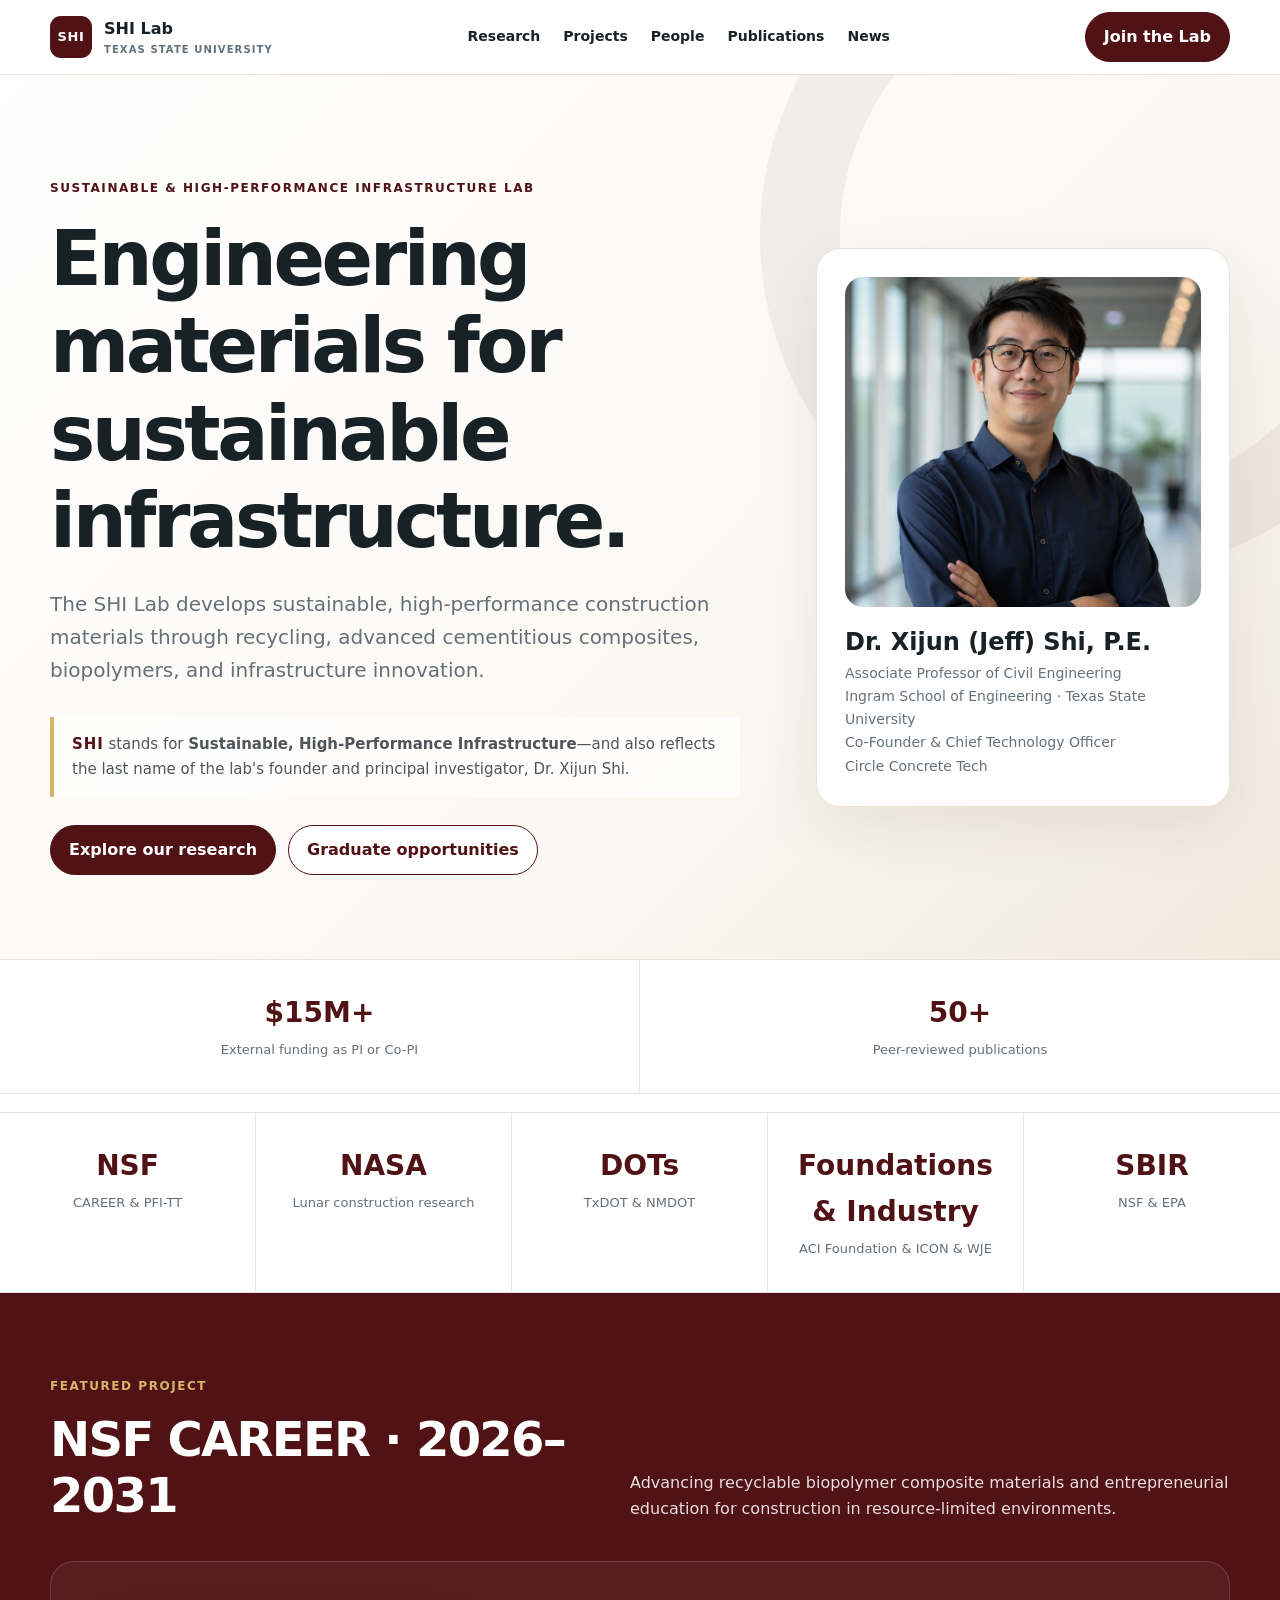
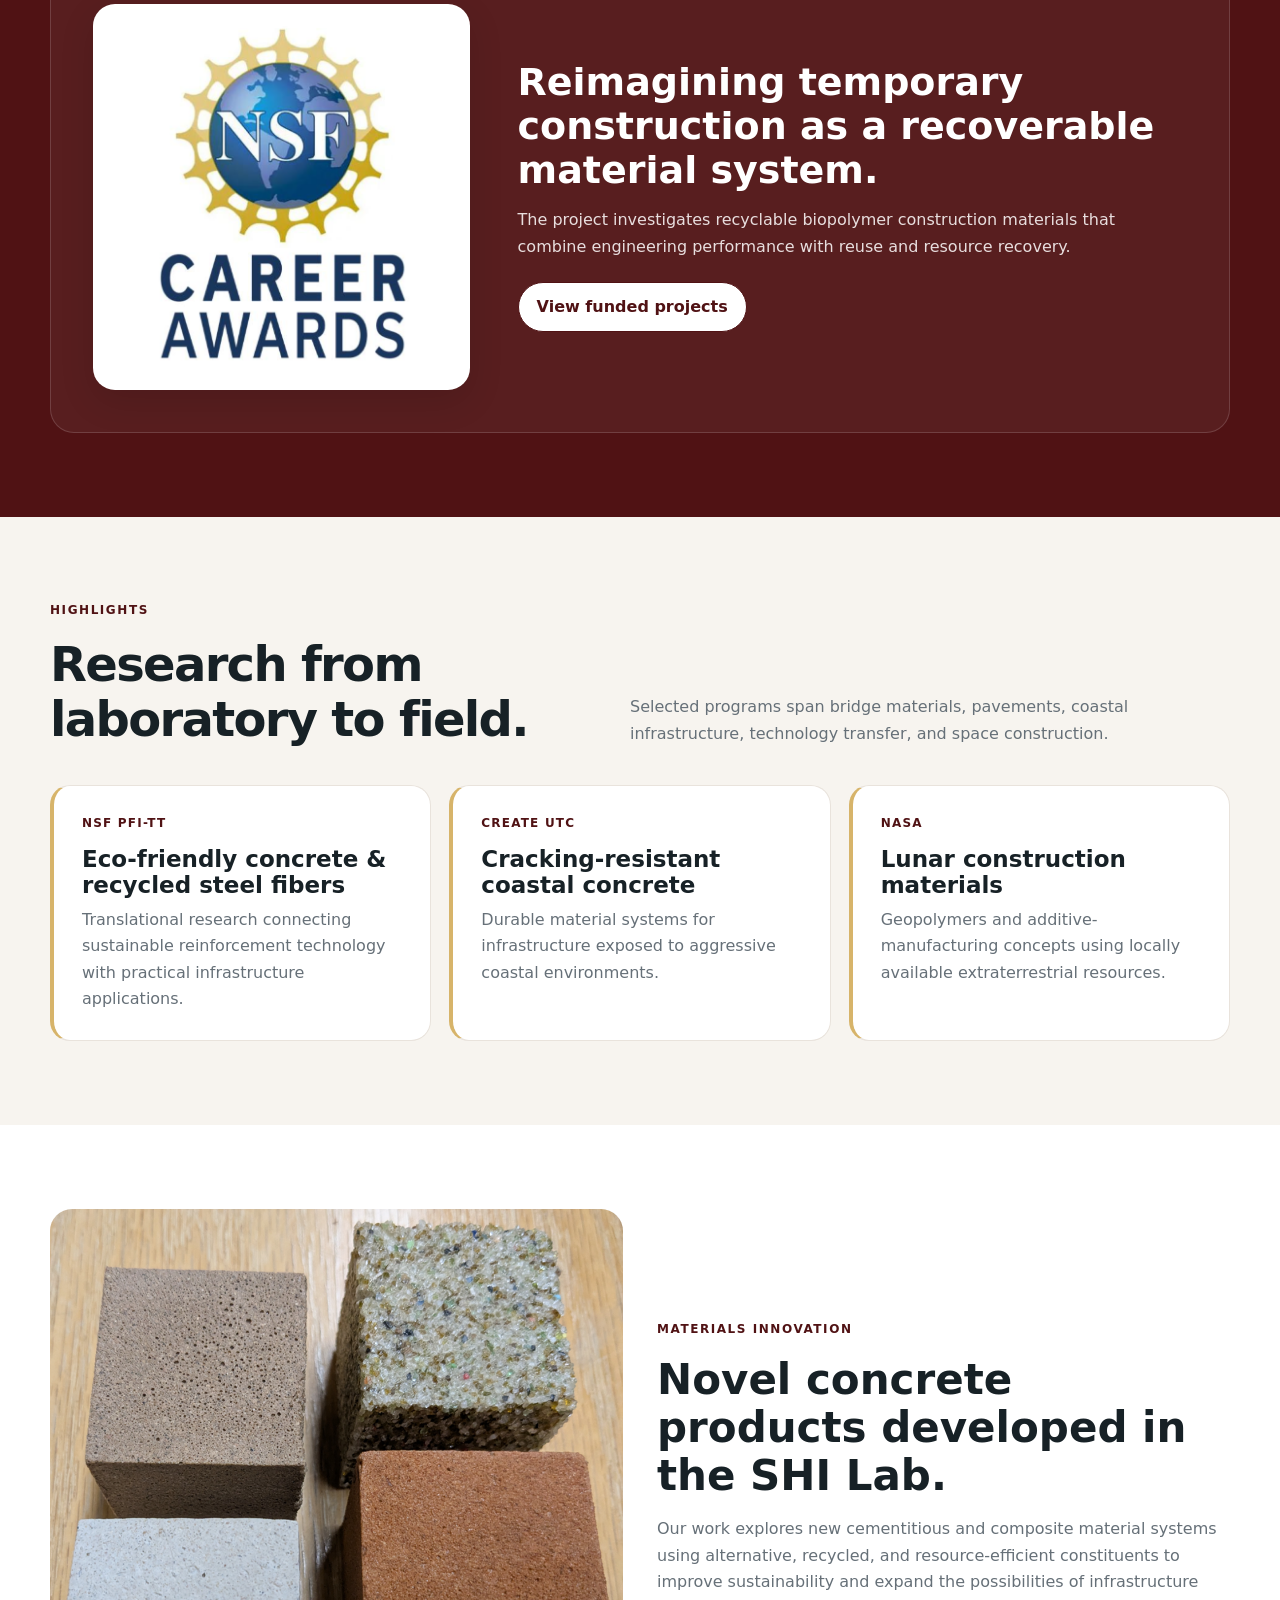
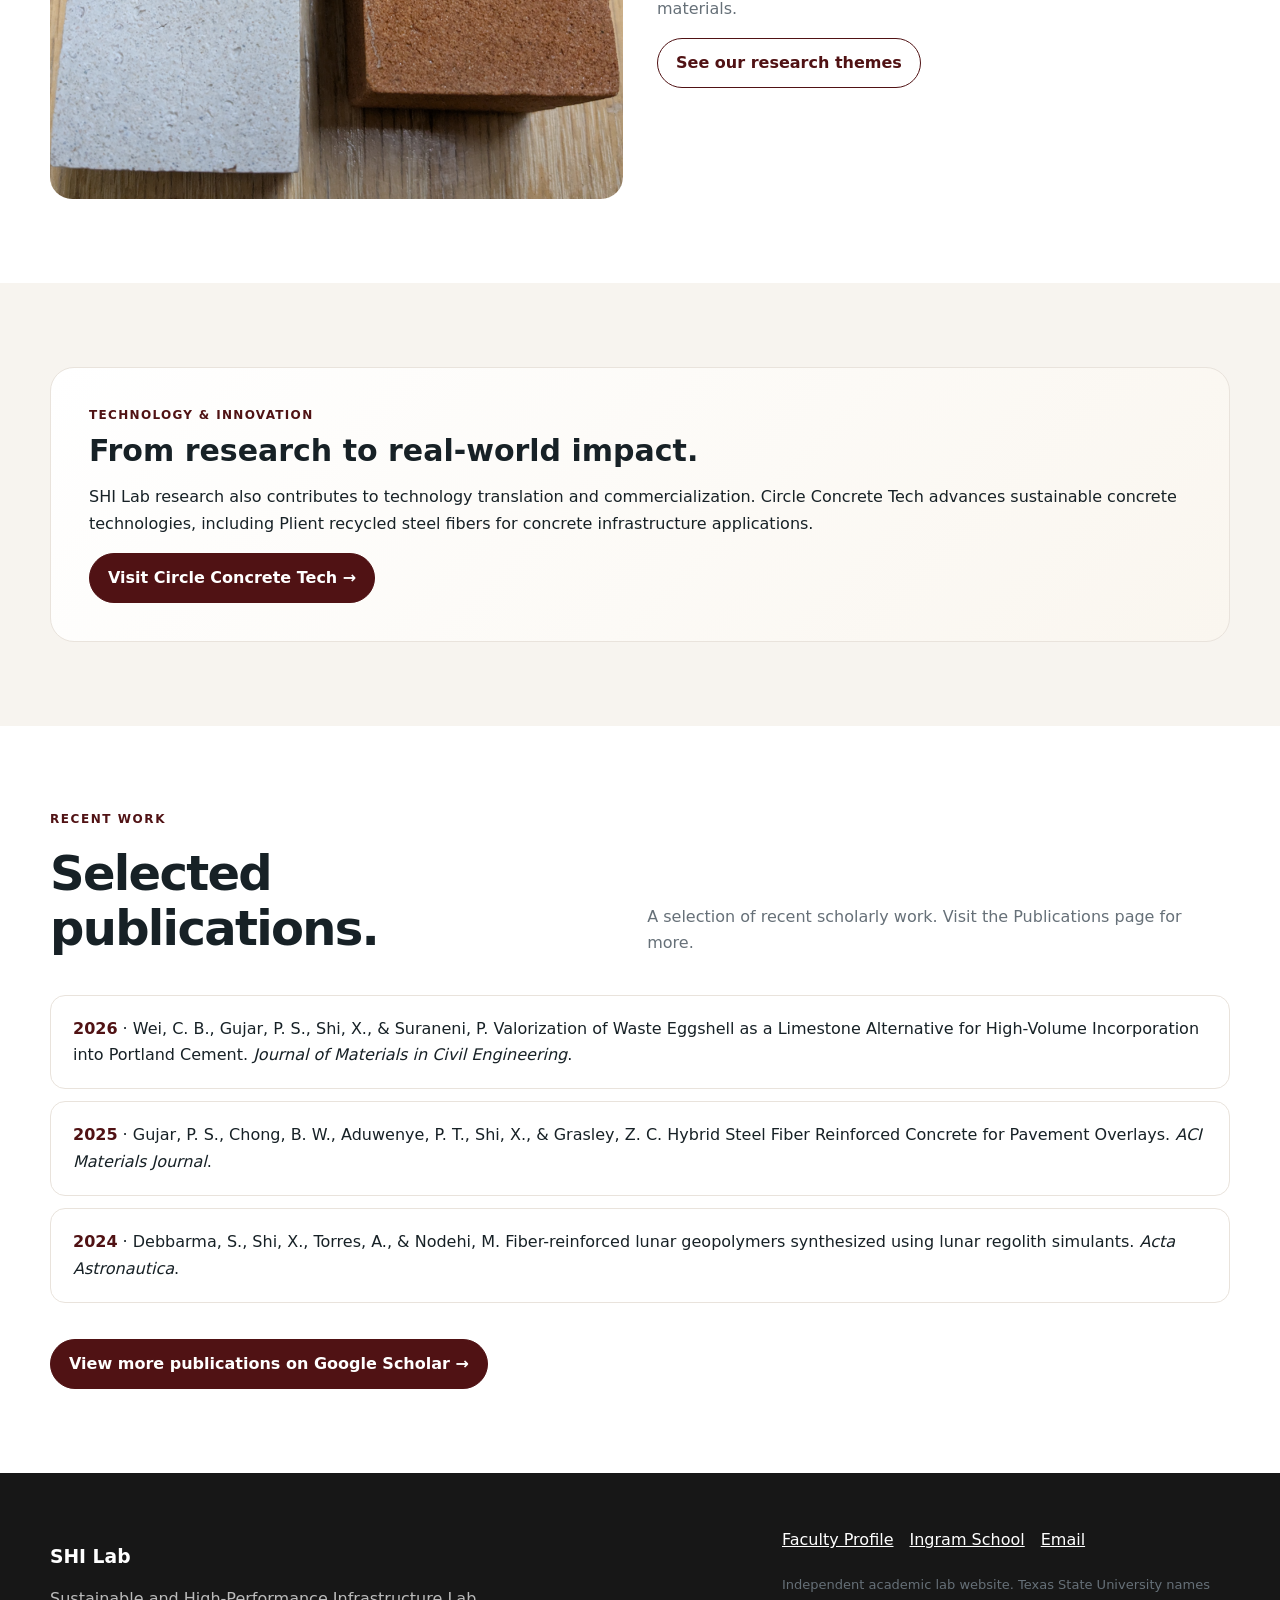
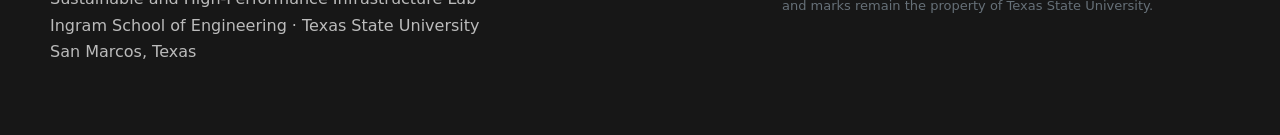
<file: index.html>
<!doctype html>
<html lang="en"><head>
<meta charset="utf-8"><meta name="viewport" content="width=device-width,initial-scale=1">
<title>Home | SHI Lab</title><meta name="description" content="SHI Lab at Texas State University">
<link rel="stylesheet" href="assets/site.css">
</head><body><a class="skip" href="#main">Skip to content</a>
<header class="site-header">
  <div class="container nav">
    <a class="brand" href="index.html"><span class="brandmark">SHI</span><span>SHI Lab<small>Texas State University</small></span></a>
    <nav class="navlinks" aria-label="Primary">
      <a href="research.html">Research</a>
      <a href="projects.html">Projects</a>
      <a href="people.html">People</a>
      <a href="publications.html">Publications</a>
      <a href="news.html">News</a>
    </nav>
    <a class="button primary" href="join.html">Join the Lab</a>
    <button class="mobile-toggle" aria-label="Open navigation">☰</button>
  </div>
</header>
<main id="main">
<section class="hero">
 <div class="container hero-grid">
  <div>
   <div class="kicker">Sustainable & High-Performance Infrastructure Lab</div>
   <h1>Engineering materials for sustainable infrastructure.</h1>
   <p>The SHI Lab develops sustainable, high-performance construction materials through recycling, advanced cementitious composites, biopolymers, and infrastructure innovation.</p>
   <div class="shi-meaning"><strong>SHI</strong> stands for <strong>Sustainable, High-Performance Infrastructure</strong>—and also reflects the last name of the lab's founder and principal investigator, Dr. Xijun Shi.</div>
   <div class="actions"><a class="button primary" href="research.html">Explore our research</a><a class="button light" href="join.html">Graduate opportunities</a></div>
  </div>
  <aside class="profile">
   <img class="profile-photo" src="assets/images/xijun-shi.png" alt="Portrait of Dr. Xijun Shi">
   <h3>Dr. Xijun (Jeff) Shi, P.E.</h3>
   <p>Associate Professor of Civil Engineering<br>Ingram School of Engineering · Texas State University</p>
   <p>Co-Founder &amp; Chief Technology Officer<br><a href="https://buildwithcircle.com/" target="_blank" rel="noopener" style="color:inherit;font-weight:inherit;text-decoration:none;">Circle Concrete Tech</a></p>
  </aside>
 </div>
</section>
<div class="stats" style="grid-template-columns:repeat(2,minmax(0,1fr));">
<div class="stat"><strong>$15M+</strong><span>External funding as PI or Co-PI</span></div>
<div class="stat"><strong>50+</strong><span>Peer-reviewed publications</span></div>
</div>
<div class="stats" style="grid-template-columns:repeat(5,minmax(0,1fr));margin-top:18px;">
<div class="stat"><strong>NSF</strong><span>CAREER &amp; PFI-TT</span></div>
<div class="stat"><strong>NASA</strong><span>Lunar construction research</span></div>
<div class="stat"><strong>DOTs</strong><span>TxDOT &amp; NMDOT</span></div>
<div class="stat"><strong>Foundations &amp; Industry</strong><span>ACI Foundation &amp; ICON &amp; WJE</span></div>
<div class="stat"><strong>SBIR</strong><span>NSF &amp; EPA</span></div>
</div>
  </div>
 </section>
<section class="band">
 <div class="container">
  <div class="section-head"><div><div class="kicker">Featured Project</div><h2>NSF CAREER · 2026–2031</h2></div><p>Advancing recyclable biopolymer composite materials and entrepreneurial education for construction in resource-limited environments.</p></div>
  <div class="feature"><div class="career-logo-card"><img class="career-logo" src="assets/images/nsf-career.png" alt="NSF CAREER Awards logo"></div><div><h2>Reimagining temporary construction as a recoverable material system.</h2><p>The project investigates recyclable biopolymer construction materials that combine engineering performance with reuse and resource recovery.</p><a class="button light" href="projects.html">View funded projects</a></div></div>
 </div>
</section>
<section class="soft">
 <div class="container">
  <div class="section-head"><div><div class="kicker">Highlights</div><h2>Research from laboratory to field.</h2></div><p>Selected programs span bridge materials, pavements, coastal infrastructure, technology transfer, and space construction.</p></div>
  <div class="grid3">
   <article class="card project"><div class="agency">NSF PFI-TT</div><h3>Eco-friendly concrete & recycled steel fibers</h3><p>Translational research connecting sustainable reinforcement technology with practical infrastructure applications.</p></article>
   <article class="card project"><div class="agency">CREATE UTC</div><h3>Cracking-resistant coastal concrete</h3><p>Durable material systems for infrastructure exposed to aggressive coastal environments.</p></article>
   <article class="card project"><div class="agency">NASA</div><h3>Lunar construction materials</h3><p>Geopolymers and additive-manufacturing concepts using locally available extraterrestrial resources.</p></article>
  </div>
 </div>
</section>
<section>
 <div class="container">
  <div class="photo-feature">
   <img class="research-photo" src="assets/images/novel-concrete-products.png" alt="Four novel concrete and composite material specimens developed by the SHI Lab">
   <div>
    <div class="kicker">Materials Innovation</div>
    <h2 style="font-size:42px;margin:0 0 16px">Novel concrete products developed in the SHI Lab.</h2>
    <p style="color:var(--muted)">Our work explores new cementitious and composite material systems using alternative, recycled, and resource-efficient constituents to improve sustainability and expand the possibilities of infrastructure materials.</p>
    <a class="button light" href="research.html">See our research themes</a>
   </div>
  </div>
 </div>
</section>
<section class="soft">
 <div class="container">
  <div class="innovation">
   <div class="tag">Technology & Innovation</div>
   <h3>From research to real-world impact.</h3>
   <p>SHI Lab research also contributes to technology translation and commercialization. Circle Concrete Tech advances sustainable concrete technologies, including Plient recycled steel fibers for concrete infrastructure applications.</p>
   <a class="button primary" href="https://buildwithcircle.com/" target="_blank" rel="noopener">Visit Circle Concrete Tech →</a>
  </div>
 </div>
</section>
<section>
 <div class="container">
  <div class="section-head"><div><div class="kicker">Recent Work</div><h2>Selected publications.</h2></div><p>A selection of recent scholarly work. Visit the Publications page for more.</p></div>
  <div class="pub-list">
   <div class="pub"><strong>2026</strong> · Wei, C. B., Gujar, P. S., Shi, X., & Suraneni, P. Valorization of Waste Eggshell as a Limestone Alternative for High-Volume Incorporation into Portland Cement. <em>Journal of Materials in Civil Engineering</em>.</div>
   <div class="pub"><strong>2025</strong> · Gujar, P. S., Chong, B. W., Aduwenye, P. T., Shi, X., & Grasley, Z. C. Hybrid Steel Fiber Reinforced Concrete for Pavement Overlays. <em>ACI Materials Journal</em>.</div>
   <div class="pub"><strong>2024</strong> · Debbarma, S., Shi, X., Torres, A., & Nodehi, M. Fiber-reinforced lunar geopolymers synthesized using lunar regolith simulants. <em>Acta Astronautica</em>.</div>
  <div class="actions" style="margin-top:24px">
   <a class="button primary" href="https://scholar.google.com/citations?user=lc_IQpUAAAAJ" target="_blank" rel="noopener">View more publications on Google Scholar →</a>
  </div>
 </div>
</section>
</main>
<footer>
 <div class="container footer-grid">
  <div>
   <h3>SHI Lab</h3>
   <p>Sustainable and High-Performance Infrastructure Lab<br>Ingram School of Engineering · Texas State University<br>San Marcos, Texas</p>
  </div>
  <div>
   <div class="footer-links">
    <a href="https://faculty.txst.edu/profile/2252688">Faculty Profile</a>
    <a href="https://www.engineering.txst.edu/">Ingram School</a>
    
    <a href="mailto:xijun.shi@txstate.edu">Email</a>
   </div>
   <p class="notice">Independent academic lab website. Texas State University names and marks remain the property of Texas State University.</p>
  </div>
 </div>
</footer>
<script src="assets/site.js"></script>
<!-- Cloudflare Web Analytics --><script type='module' src='https://static.cloudflareinsights.com/beacon.min.js' data-cf-beacon='{"token": "4799412e747b4cf099888ce1085eadc0"}'></script><!-- End Cloudflare Web Analytics -->
</body></html>
</file>
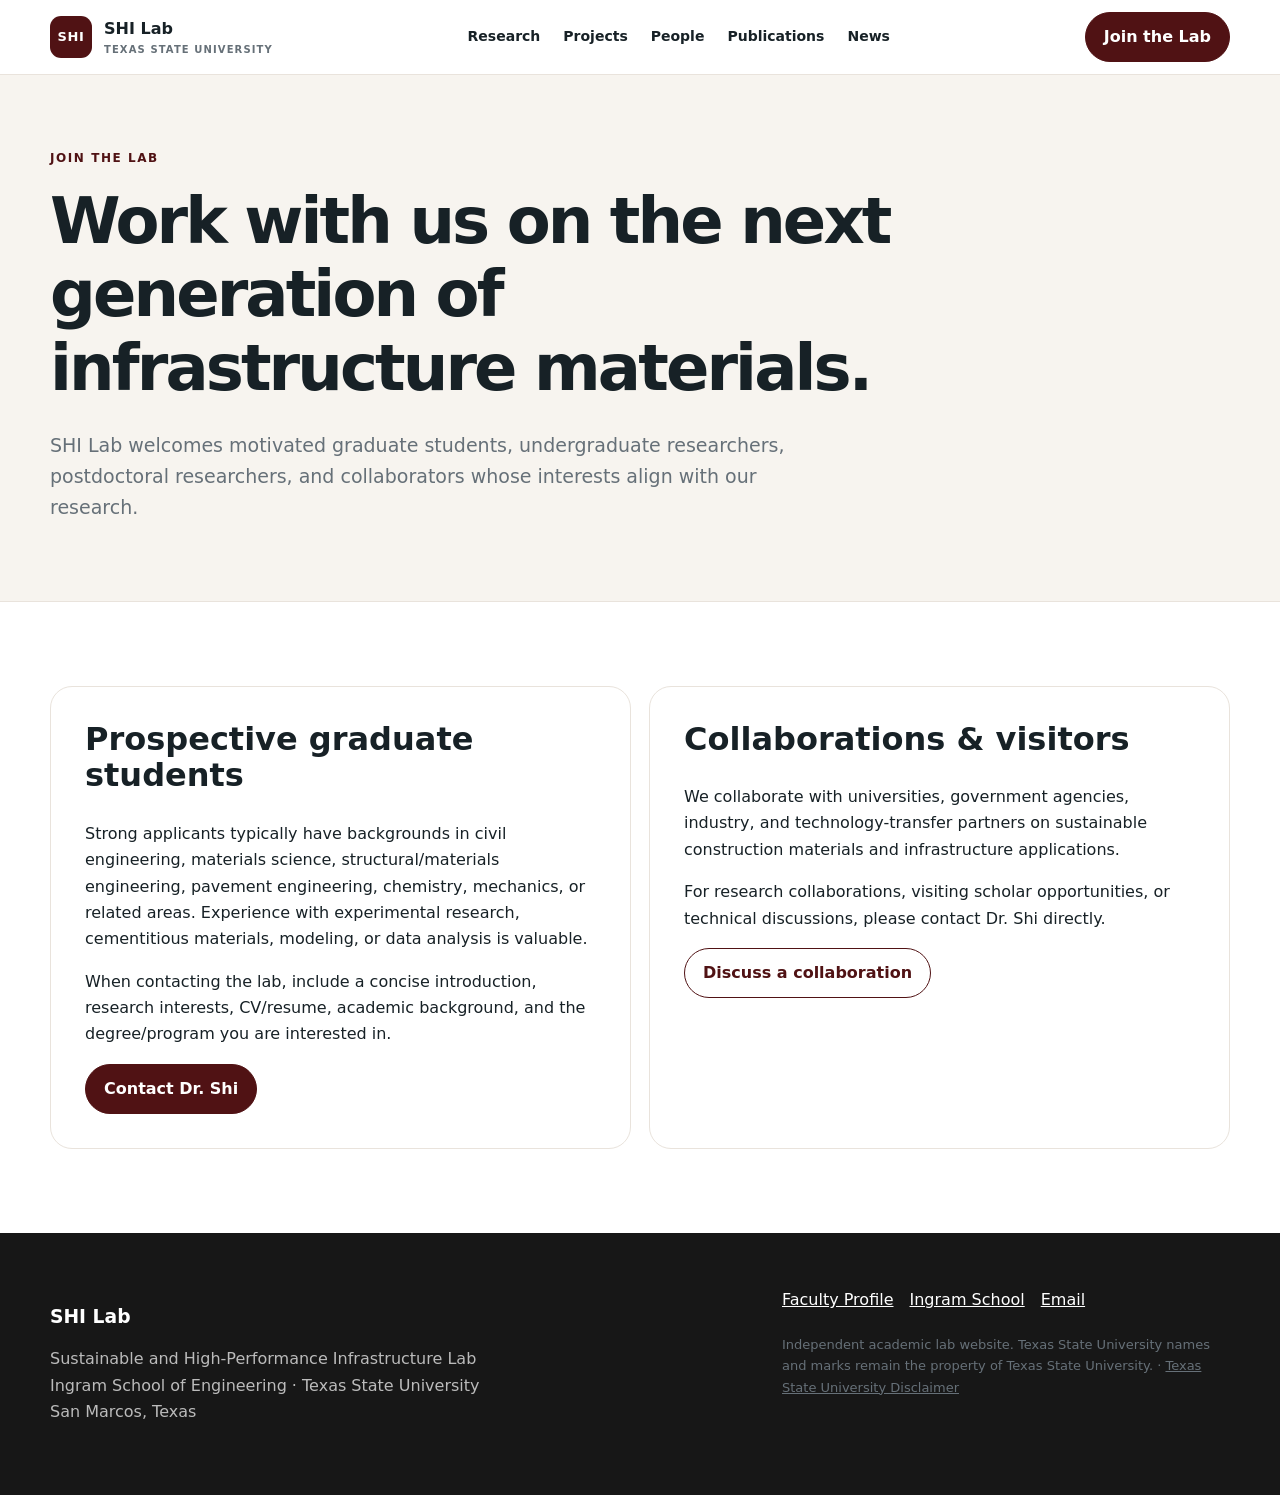
<file: join.html>
<!doctype html>
<html lang="en"><head>
<meta charset="utf-8"><meta name="viewport" content="width=device-width,initial-scale=1">
<title>Join | SHI Lab</title><meta name="description" content="SHI Lab at Texas State University">
<link rel="stylesheet" href="assets/site.css">
</head><body><a class="skip" href="#main">Skip to content</a>
<header class="site-header">
  <div class="container nav">
    <a class="brand" href="index.html"><span class="brandmark">SHI</span><span>SHI Lab<small>Texas State University</small></span></a>
    <nav class="navlinks" aria-label="Primary">
      <a href="research.html">Research</a>
      <a href="projects.html">Projects</a>
      <a href="people.html">People</a>
      <a href="publications.html">Publications</a>
      <a href="news.html">News</a>
    </nav>
    <a class="button primary" href="join.html">Join the Lab</a>
    <button class="mobile-toggle" aria-label="Open navigation">☰</button>
  </div>
</header>
<main id="main">
<section class="page-hero"><div class="container"><div class="kicker">Join the Lab</div><h1>Work with us on the next generation of infrastructure materials.</h1><p>SHI Lab welcomes motivated graduate students, undergraduate researchers, postdoctoral researchers, and collaborators whose interests align with our research.</p></div></section>
<section><div class="container"><div class="grid2">
 <div class="callout"><h2>Prospective graduate students</h2><p>Strong applicants typically have backgrounds in civil engineering, materials science, structural/materials engineering, pavement engineering, chemistry, mechanics, or related areas. Experience with experimental research, cementitious materials, modeling, or data analysis is valuable.</p><p>When contacting the lab, include a concise introduction, research interests, CV/resume, academic background, and the degree/program you are interested in.</p><a class="button primary" href="mailto:xijun.shi@txstate.edu?subject=Prospective%20SHI%20Lab%20Student">Contact Dr. Shi</a></div>
 <div class="callout"><h2>Collaborations & visitors</h2><p>We collaborate with universities, government agencies, industry, and technology-transfer partners on sustainable construction materials and infrastructure applications.</p><p>For research collaborations, visiting scholar opportunities, or technical discussions, please contact Dr. Shi directly.</p><a class="button light" href="mailto:xijun.shi@txstate.edu?subject=SHI%20Lab%20Collaboration">Discuss a collaboration</a></div>
 </div></div></section>
</main>
<footer>
 <div class="container footer-grid">
  <div>
   <h3>SHI Lab</h3>
   <p>Sustainable and High-Performance Infrastructure Lab<br>Ingram School of Engineering · Texas State University<br>San Marcos, Texas</p>
  </div>
  <div>
   <div class="footer-links">
    <a href="https://faculty.txst.edu/profile/2252688">Faculty Profile</a>
    <a href="https://www.engineering.txst.edu/">Ingram School</a>
    <a href="mailto:xijun.shi@txstate.edu">Email</a>
   </div>
   <p class="notice">Independent academic lab website. Texas State University names and marks remain the property of Texas State University. · <a href="https://www.txst.edu/about/disclaimer.html" target="_blank" rel="noopener">Texas State University Disclaimer</a></p>
  </div>
 </div>
</footer>
<script src="assets/site.js"></script>
<!-- Cloudflare Web Analytics --><script type='module' src='https://static.cloudflareinsights.com/beacon.min.js' data-cf-beacon='{"token": "4799412e747b4cf099888ce1085eadc0"}'></script><!-- End Cloudflare Web Analytics -->
</body></html>
</file>
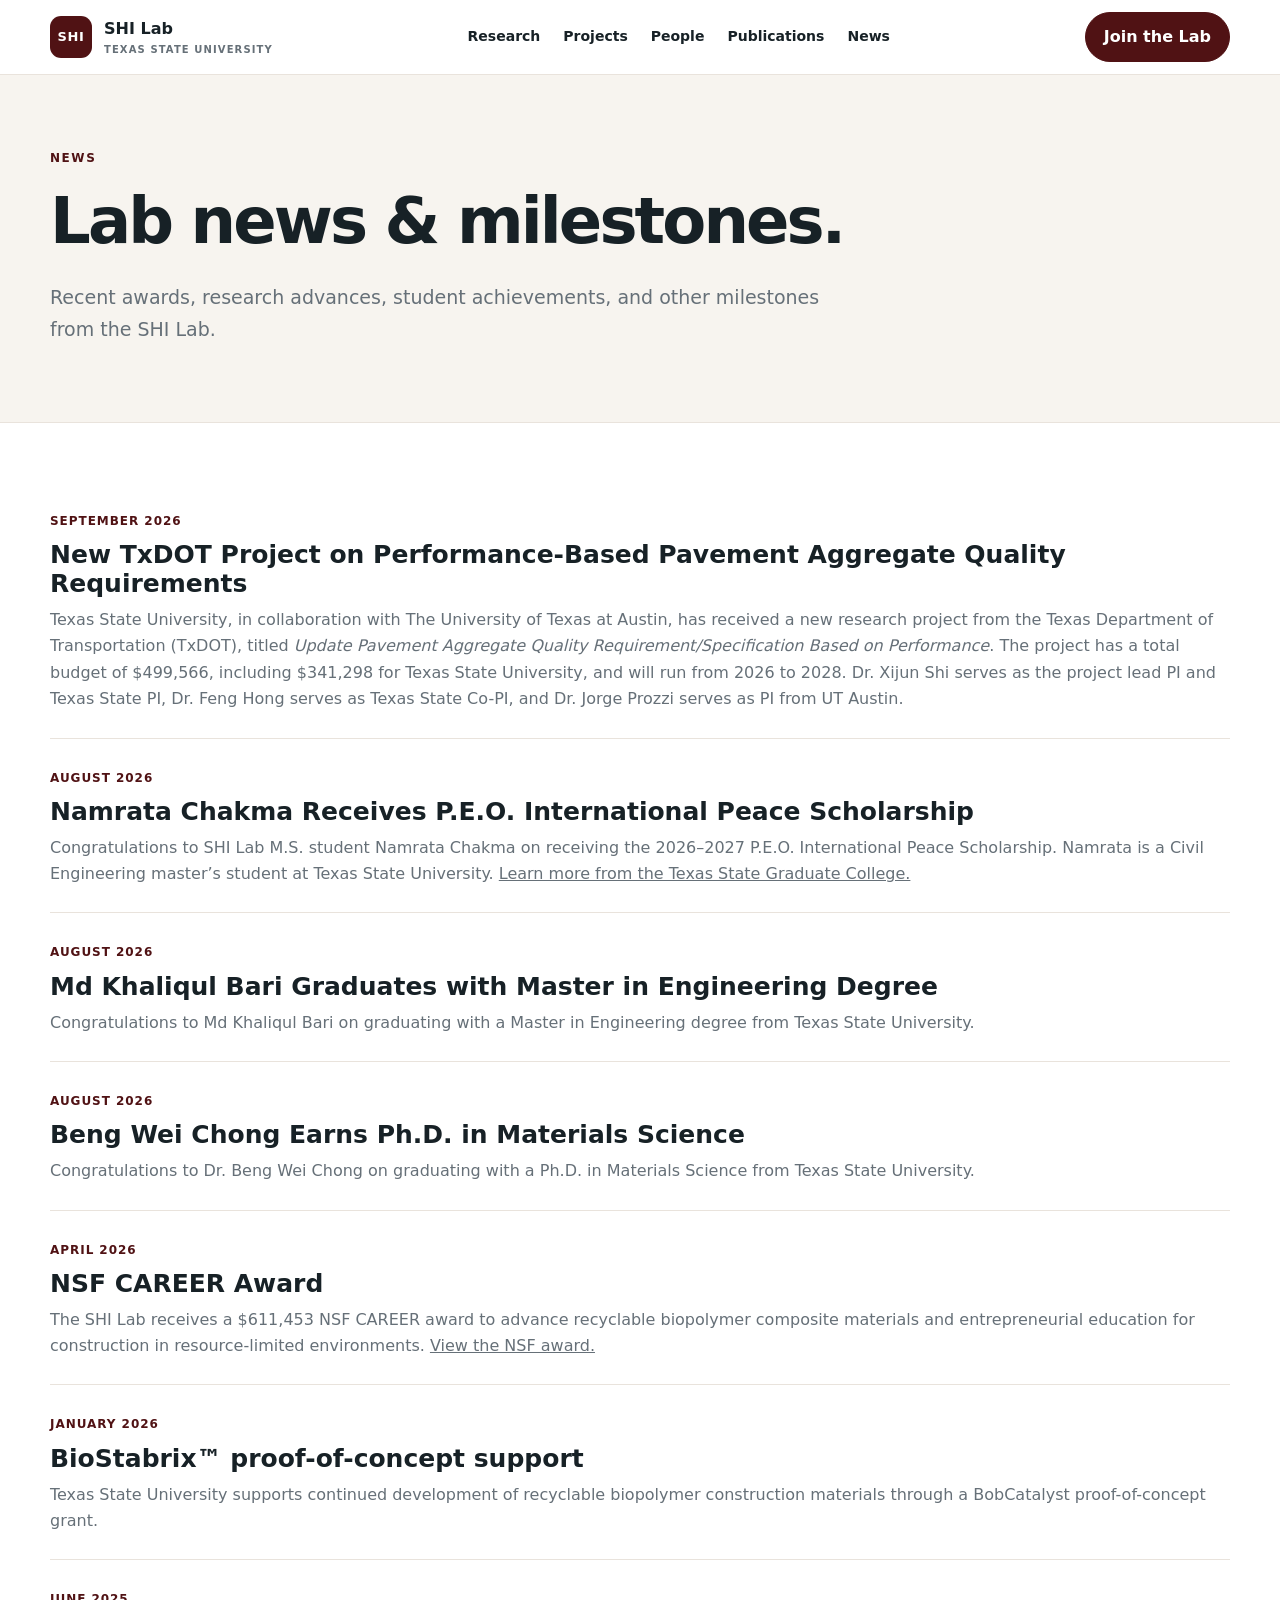
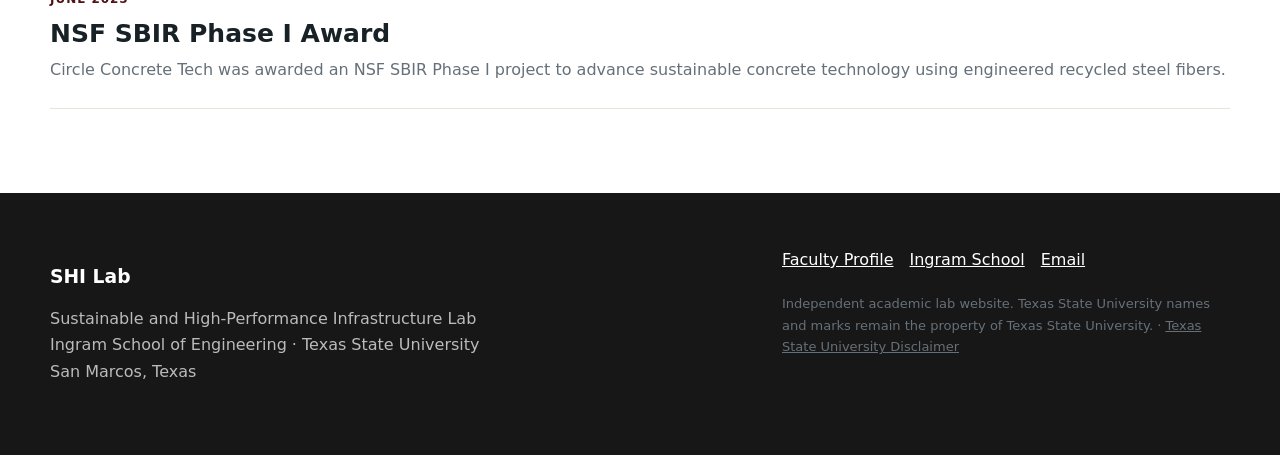
<file: news.html>
<!doctype html>
<html lang="en"><head>
<meta charset="utf-8"><meta name="viewport" content="width=device-width,initial-scale=1">
<title>News | SHI Lab</title><meta name="description" content="SHI Lab at Texas State University">
<link rel="stylesheet" href="assets/site.css">
</head><body><a class="skip" href="#main">Skip to content</a>
<header class="site-header">
  <div class="container nav">
    <a class="brand" href="index.html"><span class="brandmark">SHI</span><span>SHI Lab<small>Texas State University</small></span></a>
    <nav class="navlinks" aria-label="Primary">
      <a href="research.html">Research</a>
      <a href="projects.html">Projects</a>
      <a href="people.html">People</a>
      <a href="publications.html">Publications</a>
      <a href="news.html">News</a>
    </nav>
    <a class="button primary" href="join.html">Join the Lab</a>
    <button class="mobile-toggle" aria-label="Open navigation">☰</button>
  </div>
</header>
<main id="main">
<section class="page-hero"><div class="container"><div class="kicker">News</div><h1>Lab news & milestones.</h1><p>Recent awards, research advances, student achievements, and other milestones from the SHI Lab.</p></div></section>
<section><div class="container">
 
  <article class="news-item"><time>September 2026</time><h3>New TxDOT Project on Performance-Based Pavement Aggregate Quality Requirements</h3><p>Texas State University, in collaboration with The University of Texas at Austin, has received a new research project from the Texas Department of Transportation (TxDOT), titled <em>Update Pavement Aggregate Quality Requirement/Specification Based on Performance</em>. The project has a total budget of $499,566, including $341,298 for Texas State University, and will run from 2026 to 2028. Dr. Xijun Shi serves as the project lead PI and Texas State PI, Dr. Feng Hong serves as Texas State Co-PI, and Dr. Jorge Prozzi serves as PI from UT Austin.</p></article>

  <article class="news-item"><time>August 2026</time><h3>Namrata Chakma Receives P.E.O. International Peace Scholarship</h3><p>Congratulations to SHI Lab M.S. student Namrata Chakma on receiving the 2026–2027 P.E.O. International Peace Scholarship. Namrata is a Civil Engineering master’s student at Texas State University. <a href="https://www.gradcollege.txst.edu/funding/external/awards/peo-international-peace-scholarship.html" target="_blank" rel="noopener">Learn more from the Texas State Graduate College.</a></p></article>
<article class="news-item"><time>August 2026</time><h3>Md Khaliqul Bari Graduates with Master in Engineering Degree</h3><p>Congratulations to Md Khaliqul Bari on graduating with a Master in Engineering degree from Texas State University.</p></article>

  <article class="news-item"><time>August 2026</time><h3>Beng Wei Chong Earns Ph.D. in Materials Science</h3><p>Congratulations to Dr. Beng Wei Chong on graduating with a Ph.D. in Materials Science from Texas State University.</p></article>

<article class="news-item"><time>April 2026</time><h3>NSF CAREER Award</h3><p>The SHI Lab receives a $611,453 NSF CAREER award to advance recyclable biopolymer composite materials and entrepreneurial education for construction in resource-limited environments. <a href="https://www.nsf.gov/awardsearch/show-award?AWD_ID=2544055" target="_blank" rel="noopener">View the NSF award.</a></p></article>
 <article class="news-item"><time>January 2026</time><h3>BioStabrix™ proof-of-concept support</h3><p>Texas State University supports continued development of recyclable biopolymer construction materials through a BobCatalyst proof-of-concept grant.</p></article>
 <article class="news-item"><time>June 2025</time><h3>NSF SBIR Phase I Award</h3><p>Circle Concrete Tech was awarded an NSF SBIR Phase I project to advance sustainable concrete technology using engineered recycled steel fibers.</p></article>
</div></section>
</main>
<footer>
 <div class="container footer-grid">
  <div>
   <h3>SHI Lab</h3>
   <p>Sustainable and High-Performance Infrastructure Lab<br>Ingram School of Engineering · Texas State University<br>San Marcos, Texas</p>
  </div>
  <div>
   <div class="footer-links">
    <a href="https://faculty.txst.edu/profile/2252688">Faculty Profile</a>
    <a href="https://www.engineering.txst.edu/">Ingram School</a>
    <a href="mailto:xijun.shi@txstate.edu">Email</a>
   </div>
   <p class="notice">Independent academic lab website. Texas State University names and marks remain the property of Texas State University. · <a href="https://www.txst.edu/about/disclaimer.html" target="_blank" rel="noopener">Texas State University Disclaimer</a></p>
  </div>
 </div>
</footer>
<script src="assets/site.js"></script>
<!-- Cloudflare Web Analytics --><script type='module' src='https://static.cloudflareinsights.com/beacon.min.js' data-cf-beacon='{"token": "4799412e747b4cf099888ce1085eadc0"}'></script><!-- End Cloudflare Web Analytics -->
</body></html>
</file>
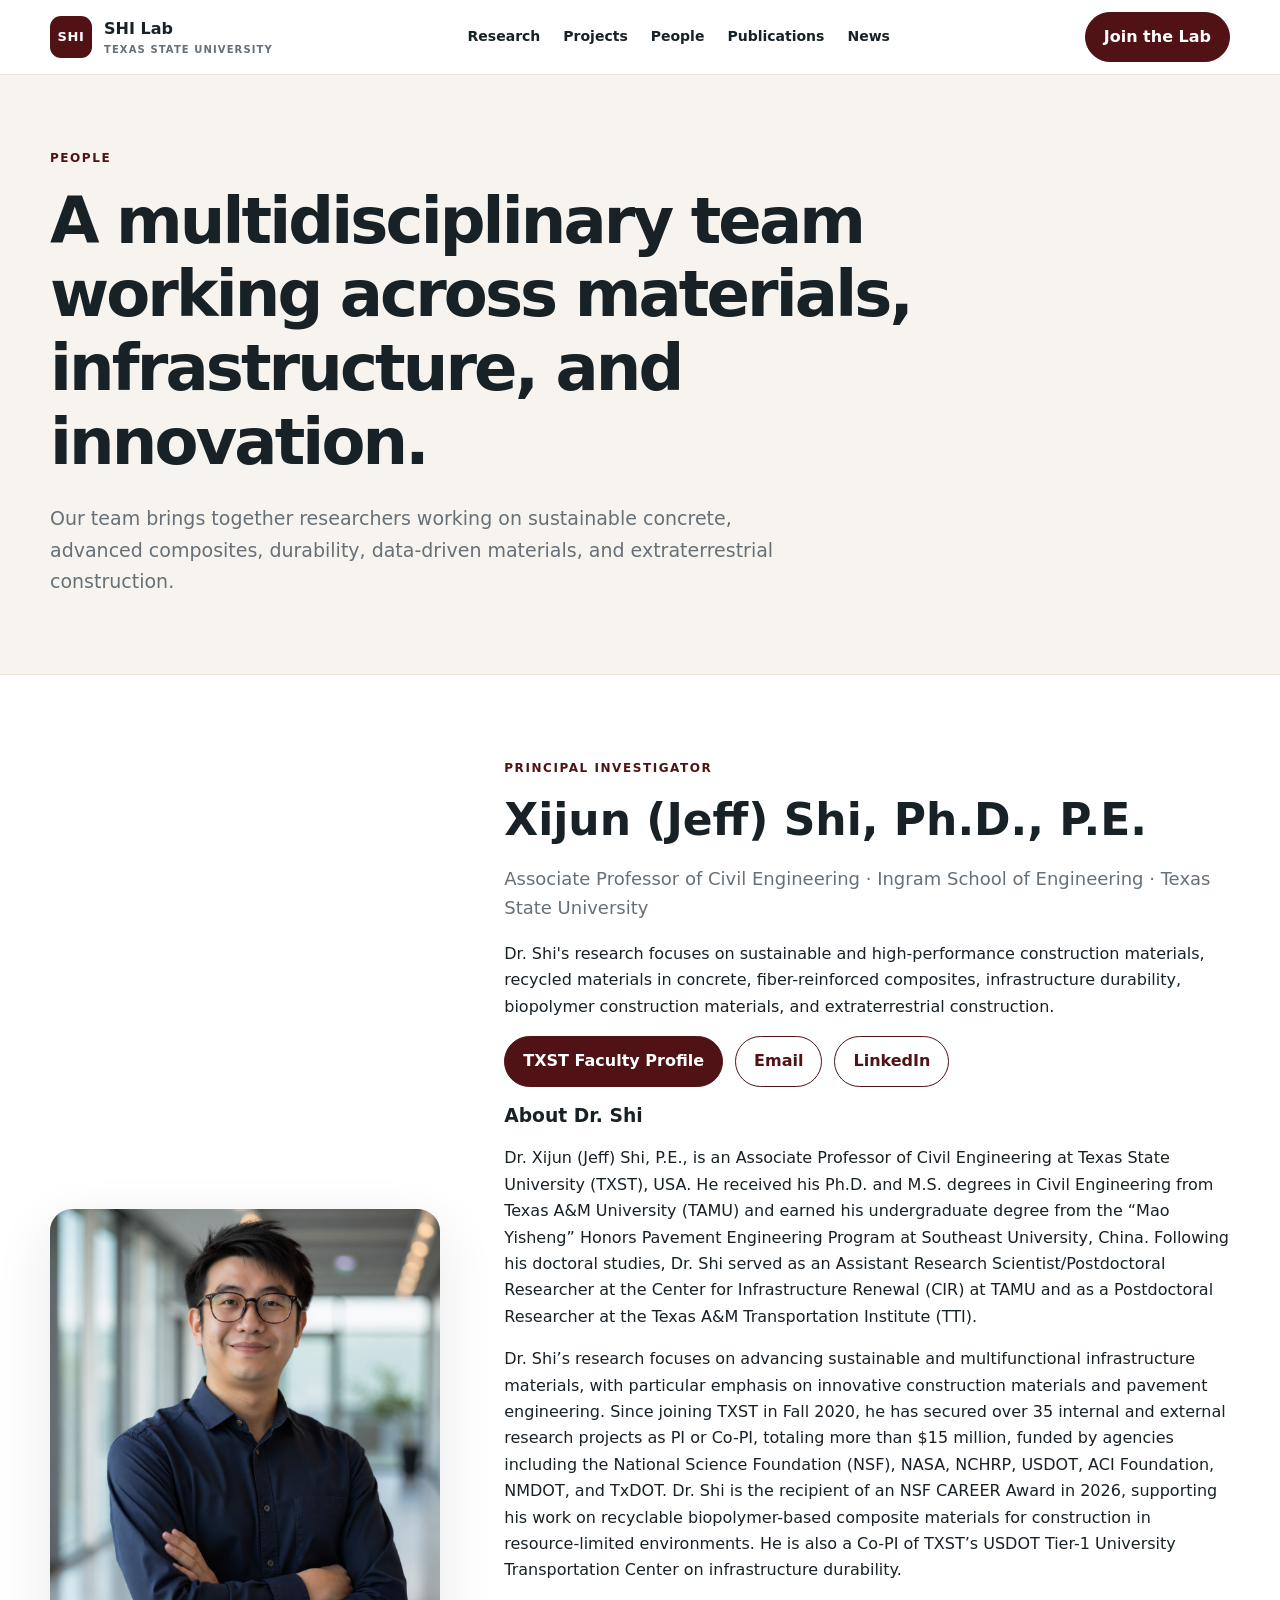
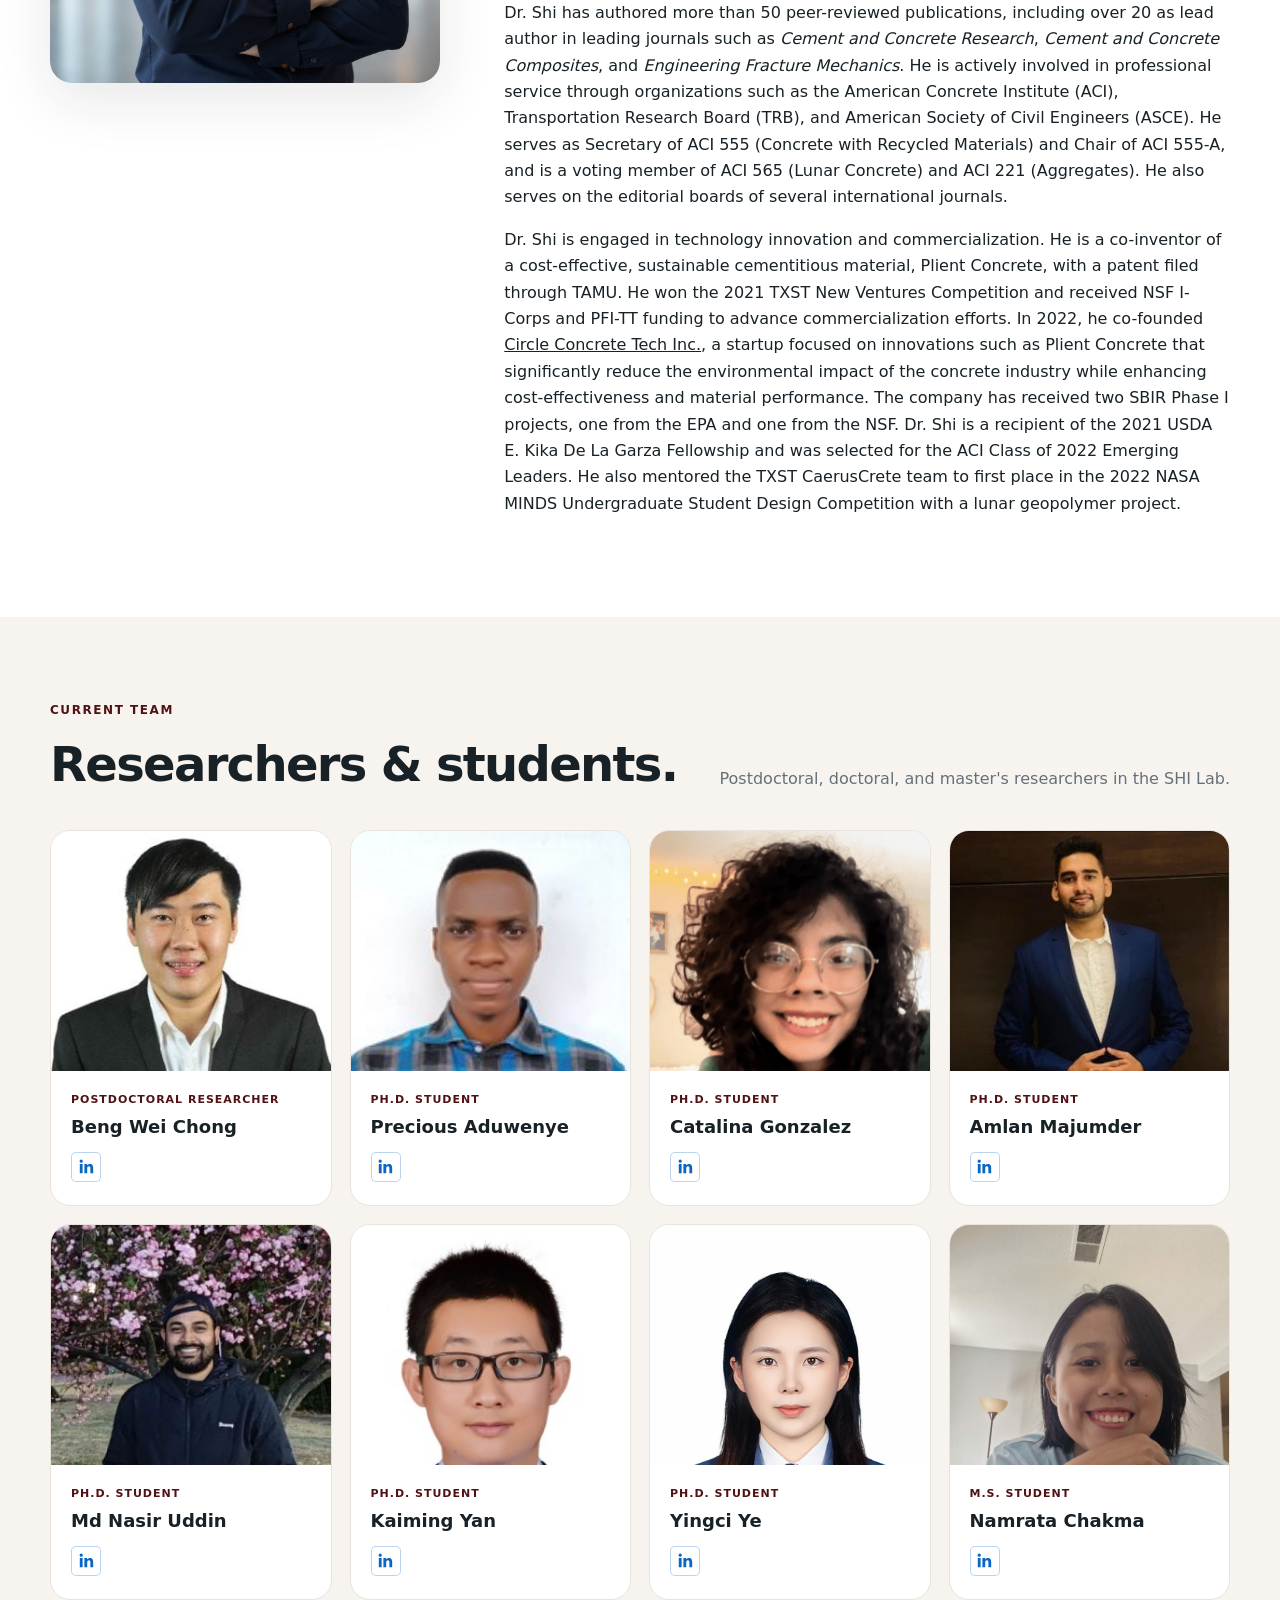
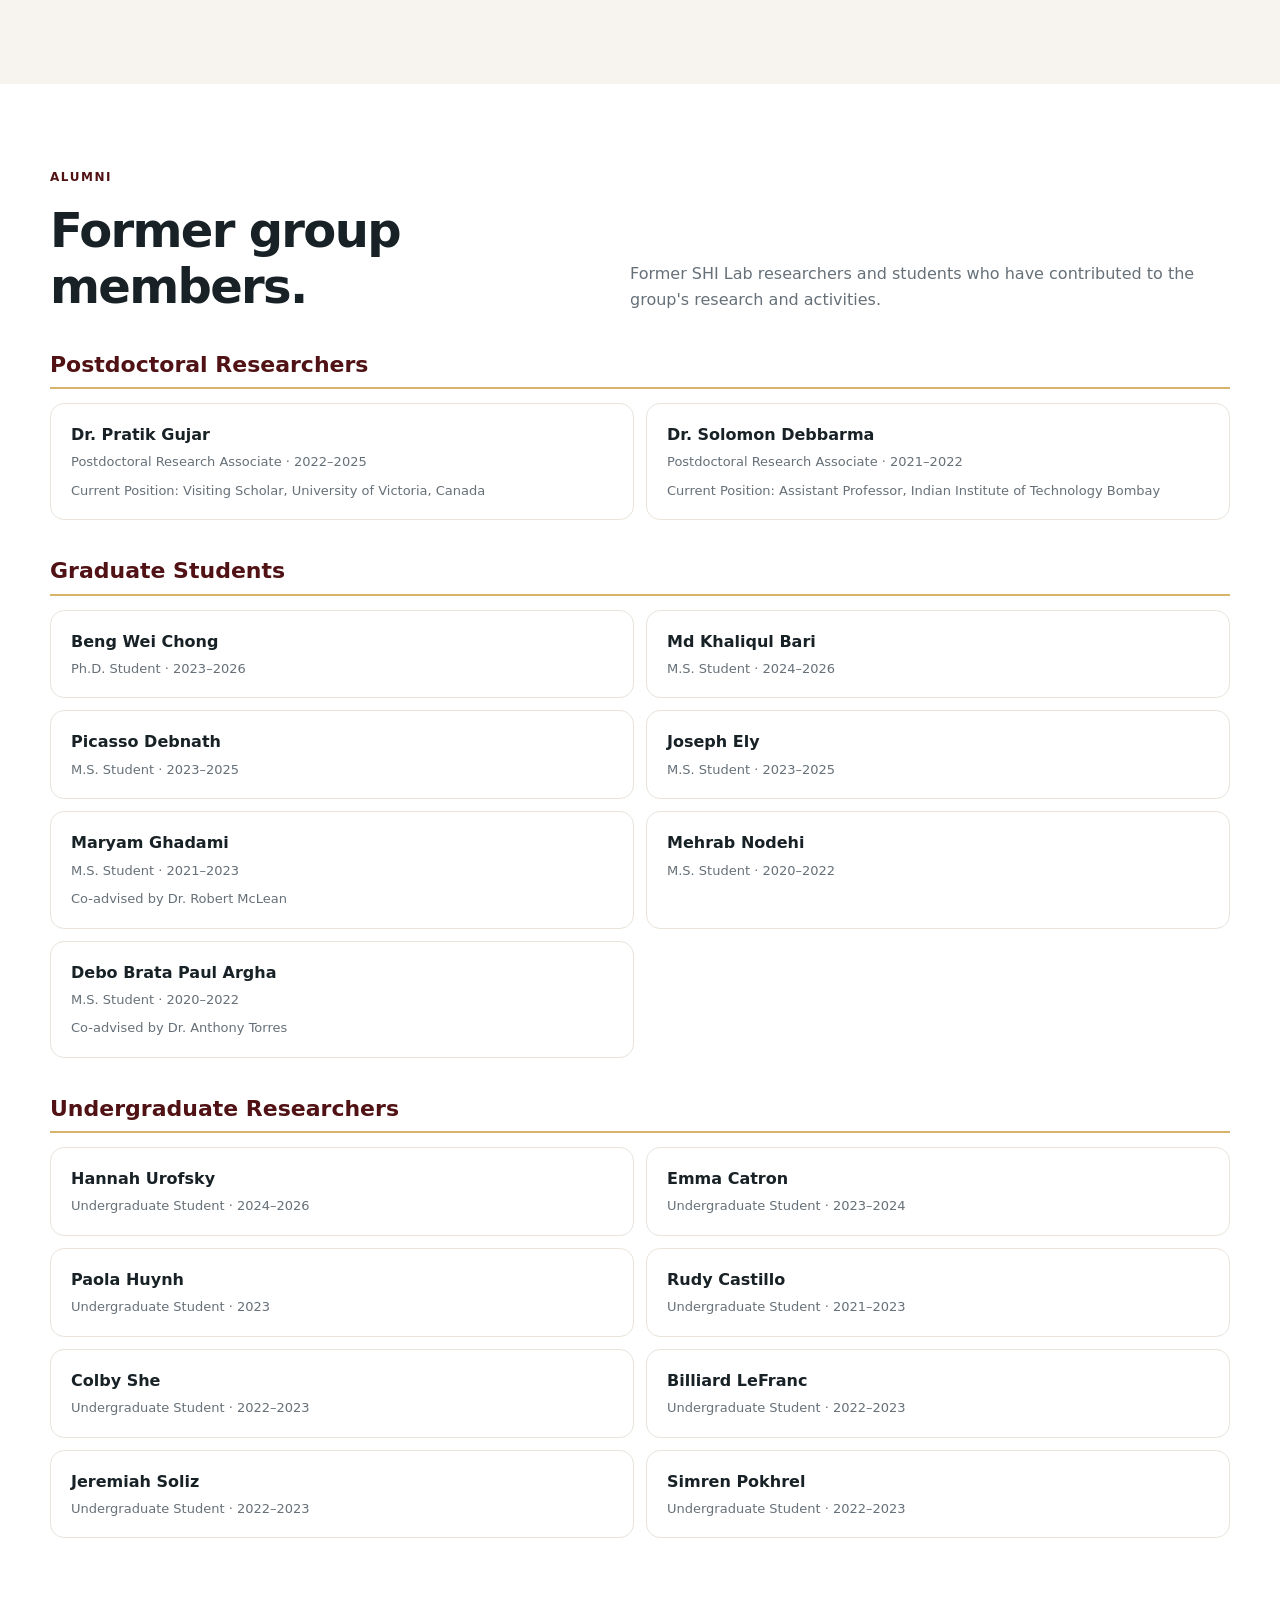
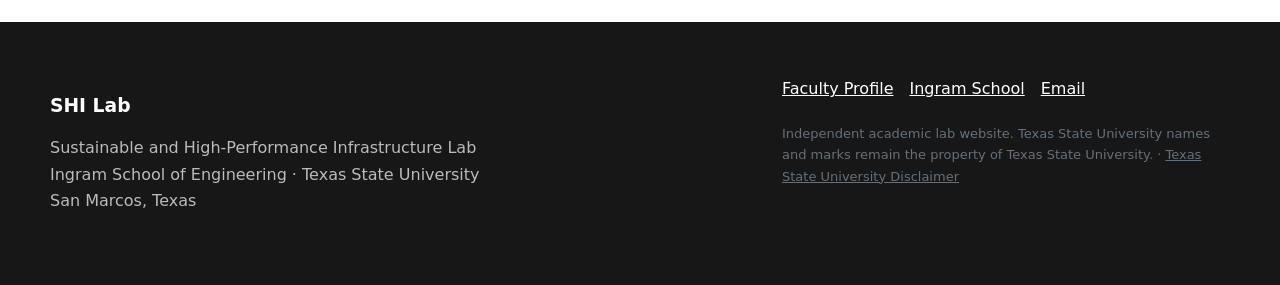
<file: people.html>
<!doctype html>
<html lang="en"><head>
<meta charset="utf-8"><meta name="viewport" content="width=device-width,initial-scale=1">
<title>People | SHI Lab</title><meta name="description" content="SHI Lab at Texas State University">
<link rel="stylesheet" href="assets/site.css">
</head><body><a class="skip" href="#main">Skip to content</a>
<header class="site-header">
  <div class="container nav">
    <a class="brand" href="index.html"><span class="brandmark">SHI</span><span>SHI Lab<small>Texas State University</small></span></a>
    <nav class="navlinks" aria-label="Primary">
      <a href="research.html">Research</a>
      <a href="projects.html">Projects</a>
      <a href="people.html">People</a>
      <a href="publications.html">Publications</a>
      <a href="news.html">News</a>
    </nav>
    <a class="button primary" href="join.html">Join the Lab</a>
    <button class="mobile-toggle" aria-label="Open navigation">☰</button>
  </div>
</header>
<main id="main">
<section class="page-hero"><div class="container"><div class="kicker">People</div><h1>A multidisciplinary team working across materials, infrastructure, and innovation.</h1><p>Our team brings together researchers working on sustainable concrete, advanced composites, durability, data-driven materials, and extraterrestrial construction.</p></div></section>
<section><div class="container">
 <div class="pi-grid">
  <img class="pi-photo" src="assets/images/xijun-shi.png" alt="Dr. Xijun Shi">
  <div>
   <div class="kicker">Principal Investigator</div>
   <h2 style="font-size:44px;margin:0 0 12px">Xijun (Jeff) Shi, Ph.D., P.E.</h2>
   <p style="font-size:18px;color:var(--muted)">Associate Professor of Civil Engineering · Ingram School of Engineering · Texas State University</p>
   <p>Dr. Shi's research focuses on sustainable and high-performance construction materials, recycled materials in concrete, fiber-reinforced composites, infrastructure durability, biopolymer construction materials, and extraterrestrial construction.</p>
   <div class="actions"><a class="button primary" href="https://faculty.txst.edu/profile/2252688">TXST Faculty Profile</a><a class="button light" href="mailto:xijun.shi@txstate.edu">Email</a><a class="button light" href="https://www.linkedin.com/in/xijun-jeff-shi-2884816a/" target="_blank" rel="noopener">LinkedIn</a></div>
   <div class="pi-bio">
    <h3>About Dr. Shi</h3>
    <p>Dr. Xijun (Jeff) Shi, P.E., is an Associate Professor of Civil Engineering at Texas State University (TXST), USA. He received his Ph.D. and M.S. degrees in Civil Engineering from Texas A&amp;M University (TAMU) and earned his undergraduate degree from the “Mao Yisheng” Honors Pavement Engineering Program at Southeast University, China. Following his doctoral studies, Dr. Shi served as an Assistant Research Scientist/Postdoctoral Researcher at the Center for Infrastructure Renewal (CIR) at TAMU and as a Postdoctoral Researcher at the Texas A&amp;M Transportation Institute (TTI).</p>

    <p>Dr. Shi’s research focuses on advancing sustainable and multifunctional infrastructure materials, with particular emphasis on innovative construction materials and pavement engineering. Since joining TXST in Fall 2020, he has secured over 35 internal and external research projects as PI or Co-PI, totaling more than $15 million, funded by agencies including the National Science Foundation (NSF), NASA, NCHRP, USDOT, ACI Foundation, NMDOT, and TxDOT. Dr. Shi is the recipient of an NSF CAREER Award in 2026, supporting his work on recyclable biopolymer-based composite materials for construction in resource-limited environments. He is also a Co-PI of TXST’s USDOT Tier-1 University Transportation Center on infrastructure durability.</p>

    <p>Dr. Shi has authored more than 50 peer-reviewed publications, including over 20 as lead author in leading journals such as <em>Cement and Concrete Research</em>, <em>Cement and Concrete Composites</em>, and <em>Engineering Fracture Mechanics</em>. He is actively involved in professional service through organizations such as the American Concrete Institute (ACI), Transportation Research Board (TRB), and American Society of Civil Engineers (ASCE). He serves as Secretary of ACI 555 (Concrete with Recycled Materials) and Chair of ACI 555-A, and is a voting member of ACI 565 (Lunar Concrete) and ACI 221 (Aggregates). He also serves on the editorial boards of several international journals.</p>

    <p>Dr. Shi is engaged in technology innovation and commercialization. He is a co-inventor of a cost-effective, sustainable cementitious material, Plient Concrete, with a patent filed through TAMU. He won the 2021 TXST New Ventures Competition and received NSF I-Corps and PFI-TT funding to advance commercialization efforts. In 2022, he co-founded <a href="https://buildwithcircle.com/" target="_blank" rel="noopener">Circle Concrete Tech Inc.</a>, a startup focused on innovations such as Plient Concrete that significantly reduce the environmental impact of the concrete industry while enhancing cost-effectiveness and material performance. The company has received two SBIR Phase I projects, one from the EPA and one from the NSF. Dr. Shi is a recipient of the 2021 USDA E. Kika De La Garza Fellowship and was selected for the ACI Class of 2022 Emerging Leaders. He also mentored the TXST CaerusCrete team to first place in the 2022 NASA MINDS Undergraduate Student Design Competition with a lunar geopolymer project.</p>
   </div>

  </div>
 </div>
</div></section>
<section class="soft"><div class="container">
 <div class="section-head"><div><div class="kicker">Current Team</div><h2>Researchers & students.</h2></div><p>Postdoctoral, doctoral, and master's researchers in the SHI Lab.</p></div>
 <div class="grid4">
  <article class="card person"><img class="person-photo" src="assets/images/beng-wei-chong.jpg" alt="Beng Wei Chong"><div class="person-body"><div class="role">Postdoctoral Researcher</div><h3>Beng Wei Chong</h3><a href="https://www.linkedin.com/in/beng-wei-chong-a2864b242" target="_blank" rel="noopener" aria-label="LinkedIn profile" title="LinkedIn" style="display:inline-flex;align-items:center;justify-content:center;width:30px;height:30px;margin-top:10px;border-radius:5px;color:#0A66C2;border:1px solid rgba(10,102,194,.28);background:#fff;"><svg viewBox="0 0 24 24" aria-hidden="true" style="width:19px;height:19px;display:block;"><path fill="currentColor" d="M20.45 20.45h-3.56v-5.57c0-1.33-.03-3.04-1.85-3.04-1.85 0-2.14 1.45-2.14 2.94v5.67H9.34V8.98h3.42v1.57h.05c.48-.9 1.64-1.85 3.37-1.85 3.6 0 4.27 2.37 4.27 5.46v6.29zM5.32 7.41a2.06 2.06 0 1 1 0-4.12 2.06 2.06 0 0 1 0 4.12zM7.1 20.45H3.54V8.98H7.1v11.47z"/></svg></a></div></article>
  <article class="card person"><img class="person-photo" src="assets/images/precious-aduwenye.jpg" alt="Precious Aduwenye"><div class="person-body"><div class="role">Ph.D. Student</div><h3>Precious Aduwenye</h3><a href="https://www.linkedin.com/in/preciousaduwenye" target="_blank" rel="noopener" aria-label="LinkedIn profile" title="LinkedIn" style="display:inline-flex;align-items:center;justify-content:center;width:30px;height:30px;margin-top:10px;border-radius:5px;color:#0A66C2;border:1px solid rgba(10,102,194,.28);background:#fff;"><svg viewBox="0 0 24 24" aria-hidden="true" style="width:19px;height:19px;display:block;"><path fill="currentColor" d="M20.45 20.45h-3.56v-5.57c0-1.33-.03-3.04-1.85-3.04-1.85 0-2.14 1.45-2.14 2.94v5.67H9.34V8.98h3.42v1.57h.05c.48-.9 1.64-1.85 3.37-1.85 3.6 0 4.27 2.37 4.27 5.46v6.29zM5.32 7.41a2.06 2.06 0 1 1 0-4.12 2.06 2.06 0 0 1 0 4.12zM7.1 20.45H3.54V8.98H7.1v11.47z"/></svg></a></div></article>
  <article class="card person"><img class="person-photo" src="assets/images/catalina-gonzalez.png" alt="Catalina Gonzalez"><div class="person-body"><div class="role">Ph.D. Student</div><h3>Catalina Gonzalez</h3><a href="https://www.linkedin.com/in/catalina-gonzalez-081425278" target="_blank" rel="noopener" aria-label="LinkedIn profile" title="LinkedIn" style="display:inline-flex;align-items:center;justify-content:center;width:30px;height:30px;margin-top:10px;border-radius:5px;color:#0A66C2;border:1px solid rgba(10,102,194,.28);background:#fff;"><svg viewBox="0 0 24 24" aria-hidden="true" style="width:19px;height:19px;display:block;"><path fill="currentColor" d="M20.45 20.45h-3.56v-5.57c0-1.33-.03-3.04-1.85-3.04-1.85 0-2.14 1.45-2.14 2.94v5.67H9.34V8.98h3.42v1.57h.05c.48-.9 1.64-1.85 3.37-1.85 3.6 0 4.27 2.37 4.27 5.46v6.29zM5.32 7.41a2.06 2.06 0 1 1 0-4.12 2.06 2.06 0 0 1 0 4.12zM7.1 20.45H3.54V8.98H7.1v11.47z"/></svg></a></div></article>
  <article class="card person"><img class="person-photo" src="assets/images/amlan-majumder.jpeg" alt="Amlan Majumder"><div class="person-body"><div class="role">Ph.D. Student</div><h3>Amlan Majumder</h3><a href="https://www.linkedin.com/in/amlan-majumder" target="_blank" rel="noopener" aria-label="LinkedIn profile" title="LinkedIn" style="display:inline-flex;align-items:center;justify-content:center;width:30px;height:30px;margin-top:10px;border-radius:5px;color:#0A66C2;border:1px solid rgba(10,102,194,.28);background:#fff;"><svg viewBox="0 0 24 24" aria-hidden="true" style="width:19px;height:19px;display:block;"><path fill="currentColor" d="M20.45 20.45h-3.56v-5.57c0-1.33-.03-3.04-1.85-3.04-1.85 0-2.14 1.45-2.14 2.94v5.67H9.34V8.98h3.42v1.57h.05c.48-.9 1.64-1.85 3.37-1.85 3.6 0 4.27 2.37 4.27 5.46v6.29zM5.32 7.41a2.06 2.06 0 1 1 0-4.12 2.06 2.06 0 0 1 0 4.12zM7.1 20.45H3.54V8.98H7.1v11.47z"/></svg></a></div></article>
  <article class="card person"><img class="person-photo" src="assets/images/md-nasir-uddin.jpg" alt="Md Nasir Uddin"><div class="person-body"><div class="role">Ph.D. Student</div><h3>Md Nasir Uddin</h3><a href="https://www.linkedin.com/in/mdnasiruddin5100" target="_blank" rel="noopener" aria-label="LinkedIn profile" title="LinkedIn" style="display:inline-flex;align-items:center;justify-content:center;width:30px;height:30px;margin-top:10px;border-radius:5px;color:#0A66C2;border:1px solid rgba(10,102,194,.28);background:#fff;"><svg viewBox="0 0 24 24" aria-hidden="true" style="width:19px;height:19px;display:block;"><path fill="currentColor" d="M20.45 20.45h-3.56v-5.57c0-1.33-.03-3.04-1.85-3.04-1.85 0-2.14 1.45-2.14 2.94v5.67H9.34V8.98h3.42v1.57h.05c.48-.9 1.64-1.85 3.37-1.85 3.6 0 4.27 2.37 4.27 5.46v6.29zM5.32 7.41a2.06 2.06 0 1 1 0-4.12 2.06 2.06 0 0 1 0 4.12zM7.1 20.45H3.54V8.98H7.1v11.47z"/></svg></a></div></article>
  <article class="card person"><img class="person-photo" src="assets/images/kaiming-yan.jpg" alt="Kaiming Yan"><div class="person-body"><div class="role">Ph.D. Student</div><h3>Kaiming Yan</h3><a href="https://www.linkedin.com/in/kaiming-yan-8a50a395/" target="_blank" rel="noopener" aria-label="LinkedIn profile" title="LinkedIn" style="display:inline-flex;align-items:center;justify-content:center;width:30px;height:30px;margin-top:10px;border-radius:5px;color:#0A66C2;border:1px solid rgba(10,102,194,.28);background:#fff;"><svg viewBox="0 0 24 24" aria-hidden="true" style="width:19px;height:19px;display:block;"><path fill="currentColor" d="M20.45 20.45h-3.56v-5.57c0-1.33-.03-3.04-1.85-3.04-1.85 0-2.14 1.45-2.14 2.94v5.67H9.34V8.98h3.42v1.57h.05c.48-.9 1.64-1.85 3.37-1.85 3.6 0 4.27 2.37 4.27 5.46v6.29zM5.32 7.41a2.06 2.06 0 1 1 0-4.12 2.06 2.06 0 0 1 0 4.12zM7.1 20.45H3.54V8.98H7.1v11.47z"/></svg></a></div></article>
  <article class="card person"><img class="person-photo" src="assets/images/yingci-ye.jpg" alt="Yingci Ye"><div class="person-body"><div class="role">Ph.D. Student</div><h3>Yingci Ye</h3><a href="https://www.linkedin.com/in/yingci-ye-a2919b381" target="_blank" rel="noopener" aria-label="LinkedIn profile" title="LinkedIn" style="display:inline-flex;align-items:center;justify-content:center;width:30px;height:30px;margin-top:10px;border-radius:5px;color:#0A66C2;border:1px solid rgba(10,102,194,.28);background:#fff;"><svg viewBox="0 0 24 24" aria-hidden="true" style="width:19px;height:19px;display:block;"><path fill="currentColor" d="M20.45 20.45h-3.56v-5.57c0-1.33-.03-3.04-1.85-3.04-1.85 0-2.14 1.45-2.14 2.94v5.67H9.34V8.98h3.42v1.57h.05c.48-.9 1.64-1.85 3.37-1.85 3.6 0 4.27 2.37 4.27 5.46v6.29zM5.32 7.41a2.06 2.06 0 1 1 0-4.12 2.06 2.06 0 0 1 0 4.12zM7.1 20.45H3.54V8.98H7.1v11.47z"/></svg></a></div></article>
  <article class="card person"><img class="person-photo" src="assets/images/namrata-chakma.jpg" alt="Namrata Chakma"><div class="person-body"><div class="role">M.S. Student</div><h3>Namrata Chakma</h3><a href="https://www.linkedin.com/in/namrata-chakma-06a991208/" target="_blank" rel="noopener" aria-label="LinkedIn profile" title="LinkedIn" style="display:inline-flex;align-items:center;justify-content:center;width:30px;height:30px;margin-top:10px;border-radius:5px;color:#0A66C2;border:1px solid rgba(10,102,194,.28);background:#fff;"><svg viewBox="0 0 24 24" aria-hidden="true" style="width:19px;height:19px;display:block;"><path fill="currentColor" d="M20.45 20.45h-3.56v-5.57c0-1.33-.03-3.04-1.85-3.04-1.85 0-2.14 1.45-2.14 2.94v5.67H9.34V8.98h3.42v1.57h.05c.48-.9 1.64-1.85 3.37-1.85 3.6 0 4.27 2.37 4.27 5.46v6.29zM5.32 7.41a2.06 2.06 0 1 1 0-4.12 2.06 2.06 0 0 1 0 4.12zM7.1 20.45H3.54V8.98H7.1v11.47z"/></svg></a></div></article>
 </div>
</div></section>

<section><div class="container">
 <div class="section-head">
  <div><div class="kicker">Alumni</div><h2>Former group members.</h2></div>
  <p>Former SHI Lab researchers and students who have contributed to the group's research and activities.</p>
 </div>
 <div class="alumni-groups">
  <div class="alumni-group"><h3>Postdoctoral Researchers</h3><div class="alumni-list">
   <div class="alumni-item"><div><strong>Dr. Pratik Gujar</strong><span>Postdoctoral Research Associate · 2022–2025</span></div><p>Current Position: Visiting Scholar, University of Victoria, Canada</p></div>
   <div class="alumni-item"><div><strong>Dr. Solomon Debbarma</strong><span>Postdoctoral Research Associate · 2021–2022</span></div><p>Current Position: Assistant Professor, Indian Institute of Technology Bombay</p></div>
  </div></div>
  <div class="alumni-group"><h3>Graduate Students</h3><div class="alumni-list">
   <div class="alumni-item"><div><strong>Beng Wei Chong</strong><span>Ph.D. Student · 2023–2026</span></div></div>
   <div class="alumni-item"><div><strong>Md Khaliqul Bari</strong><span>M.S. Student · 2024–2026</span></div></div>
   <div class="alumni-item"><div><strong>Picasso Debnath</strong><span>M.S. Student · 2023–2025</span></div></div>
   <div class="alumni-item"><div><strong>Joseph Ely</strong><span>M.S. Student · 2023–2025</span></div></div>
   <div class="alumni-item"><div><strong>Maryam Ghadami</strong><span>M.S. Student · 2021–2023</span></div><p>Co-advised by Dr. Robert McLean</p></div>
   <div class="alumni-item"><div><strong>Mehrab Nodehi</strong><span>M.S. Student · 2020–2022</span></div></div>
   <div class="alumni-item"><div><strong>Debo Brata Paul Argha</strong><span>M.S. Student · 2020–2022</span></div><p>Co-advised by Dr. Anthony Torres</p></div>
  </div></div>
  <div class="alumni-group"><h3>Undergraduate Researchers</h3><div class="alumni-list">
   <div class="alumni-item"><div><strong>Hannah Urofsky</strong><span>Undergraduate Student · 2024–2026</span></div></div>
   <div class="alumni-item"><div><strong>Emma Catron</strong><span>Undergraduate Student · 2023–2024</span></div></div>
   <div class="alumni-item"><div><strong>Paola Huynh</strong><span>Undergraduate Student · 2023</span></div></div>
   <div class="alumni-item"><div><strong>Rudy Castillo</strong><span>Undergraduate Student · 2021–2023</span></div></div>
   <div class="alumni-item"><div><strong>Colby She</strong><span>Undergraduate Student · 2022–2023</span></div></div>
   <div class="alumni-item"><div><strong>Billiard LeFranc</strong><span>Undergraduate Student · 2022–2023</span></div></div>
   <div class="alumni-item"><div><strong>Jeremiah Soliz</strong><span>Undergraduate Student · 2022–2023</span></div></div>
   <div class="alumni-item"><div><strong>Simren Pokhrel</strong><span>Undergraduate Student · 2022–2023</span></div></div>
  </div></div>
 </div>
</div></section>
</main>
<footer>
 <div class="container footer-grid">
  <div>
   <h3>SHI Lab</h3>
   <p>Sustainable and High-Performance Infrastructure Lab<br>Ingram School of Engineering · Texas State University<br>San Marcos, Texas</p>
  </div>
  <div>
   <div class="footer-links">
    <a href="https://faculty.txst.edu/profile/2252688">Faculty Profile</a>
    <a href="https://www.engineering.txst.edu/">Ingram School</a>
    <a href="mailto:xijun.shi@txstate.edu">Email</a>
   </div>
   <p class="notice">Independent academic lab website. Texas State University names and marks remain the property of Texas State University. · <a href="https://www.txst.edu/about/disclaimer.html" target="_blank" rel="noopener">Texas State University Disclaimer</a></p>
  </div>
 </div>
</footer>
<script src="assets/site.js"></script>
<!-- Cloudflare Web Analytics --><script type='module' src='https://static.cloudflareinsights.com/beacon.min.js' data-cf-beacon='{"token": "4799412e747b4cf099888ce1085eadc0"}'></script><!-- End Cloudflare Web Analytics -->
</body></html>
</file>
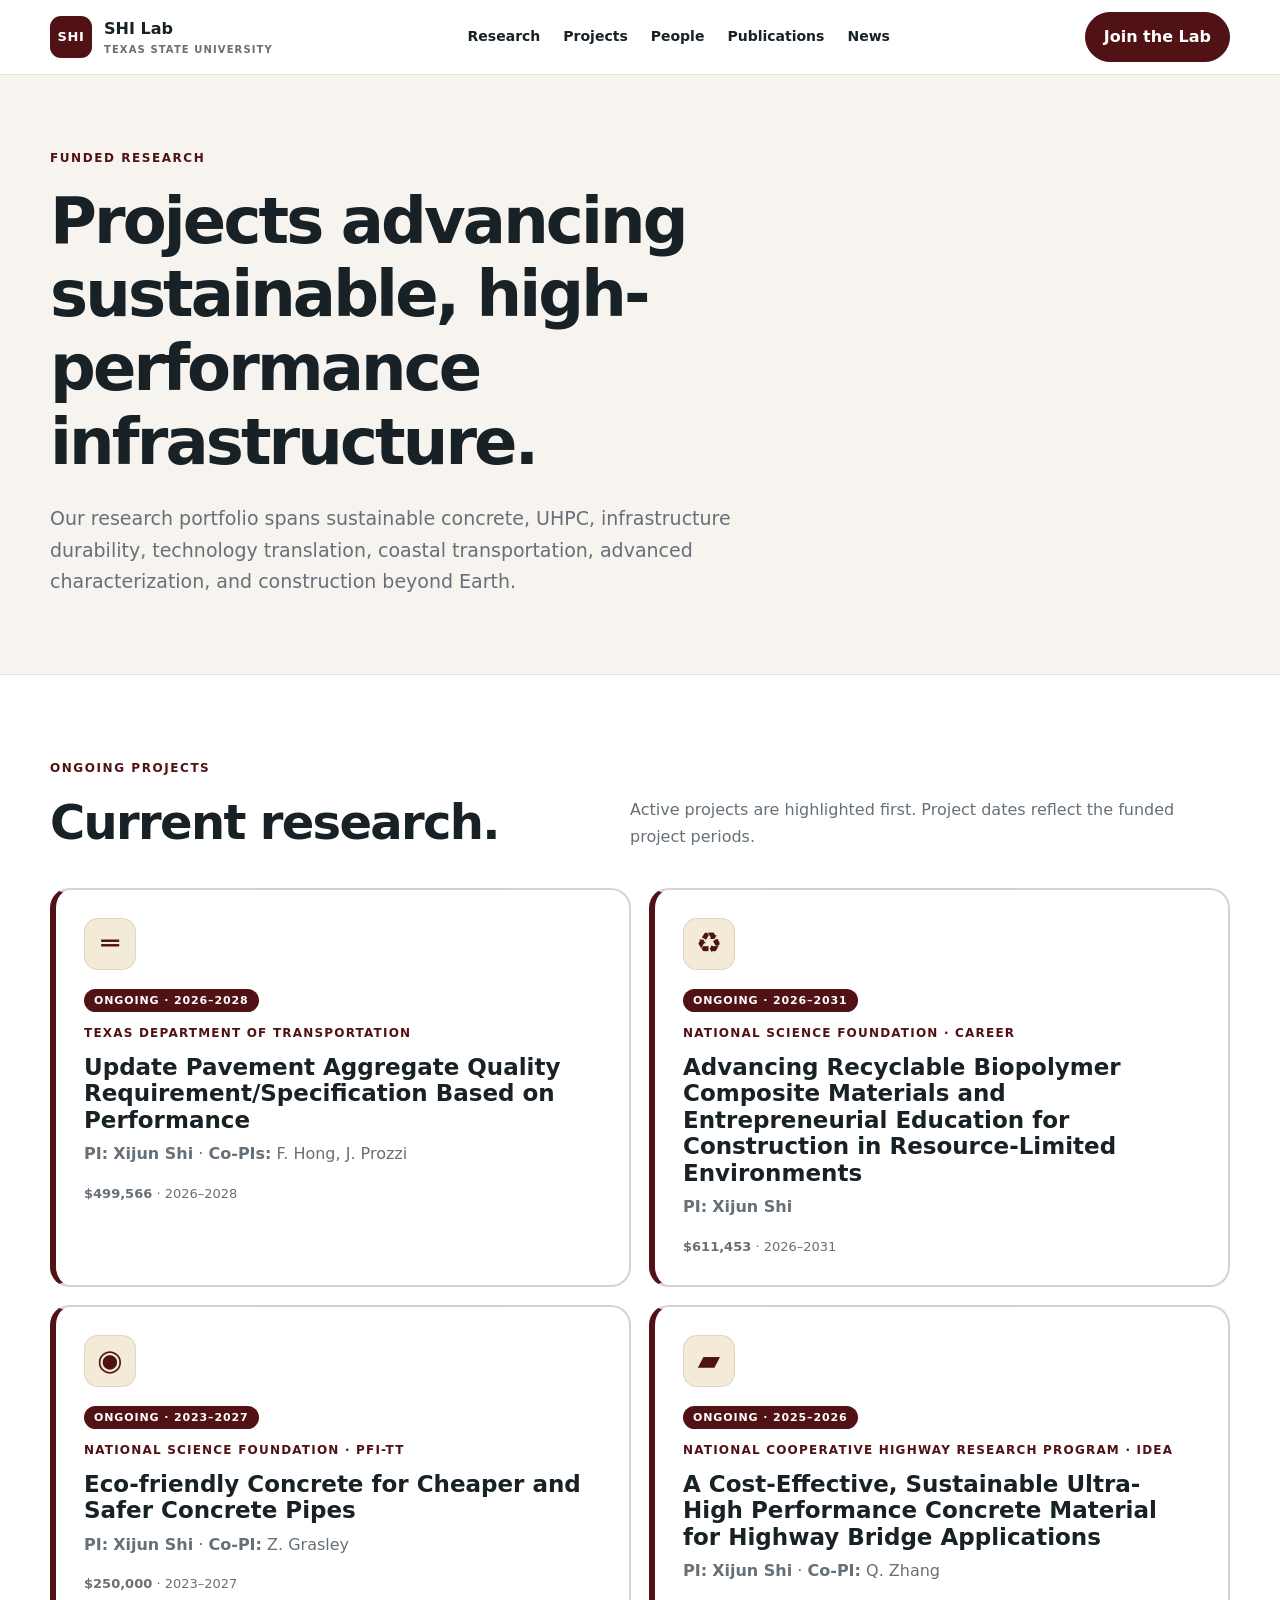
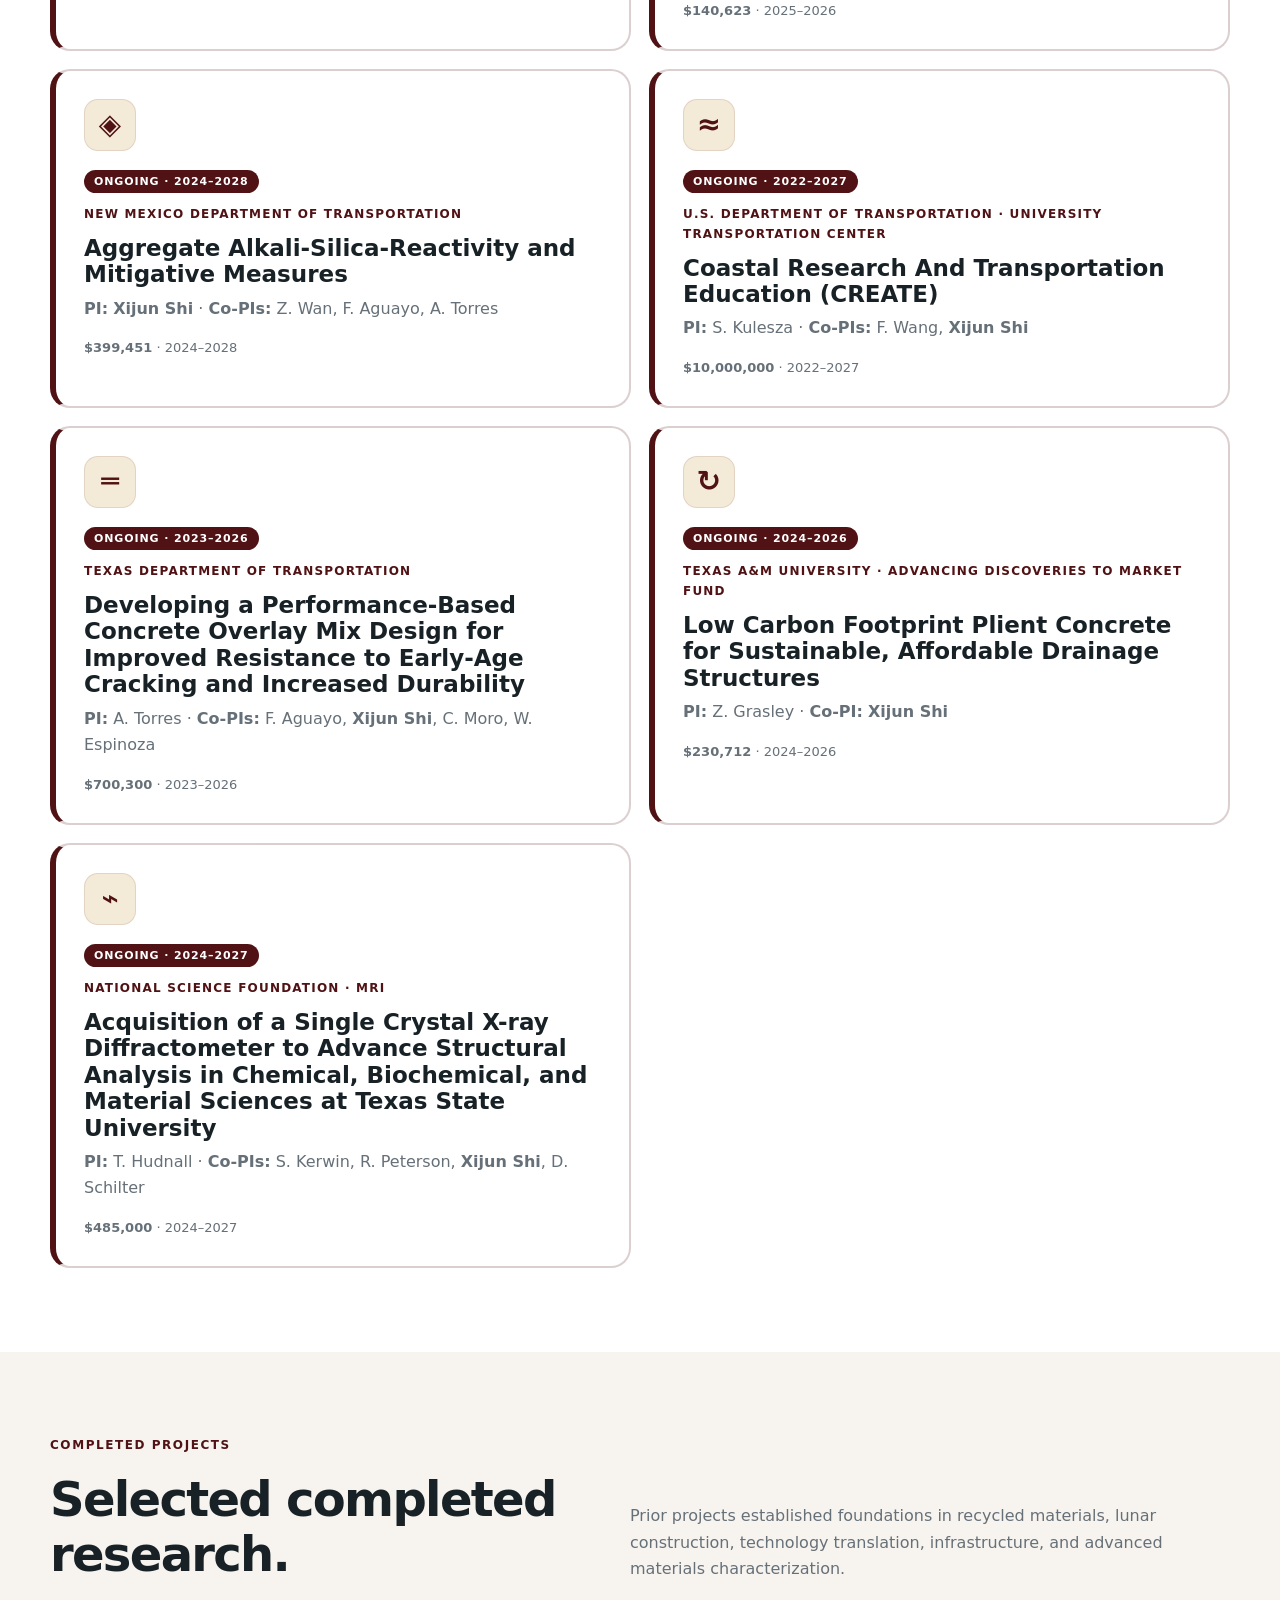
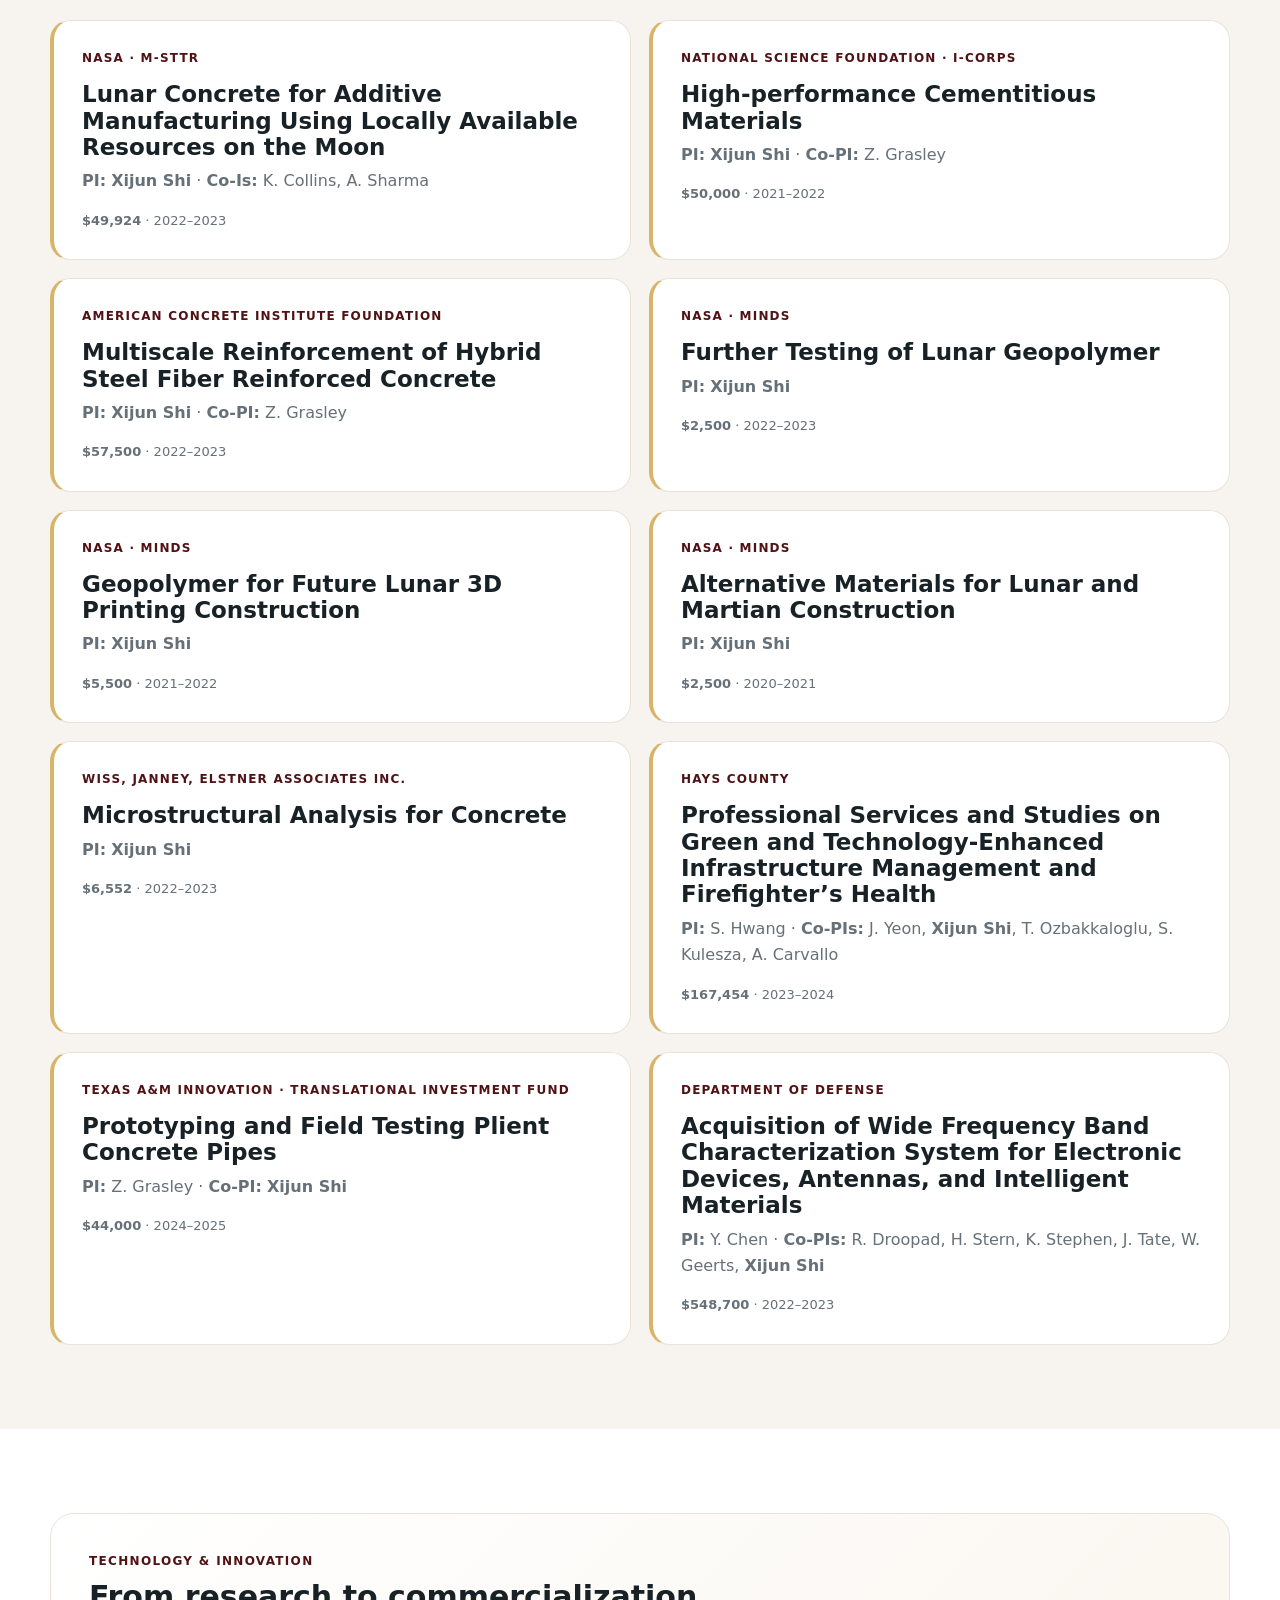
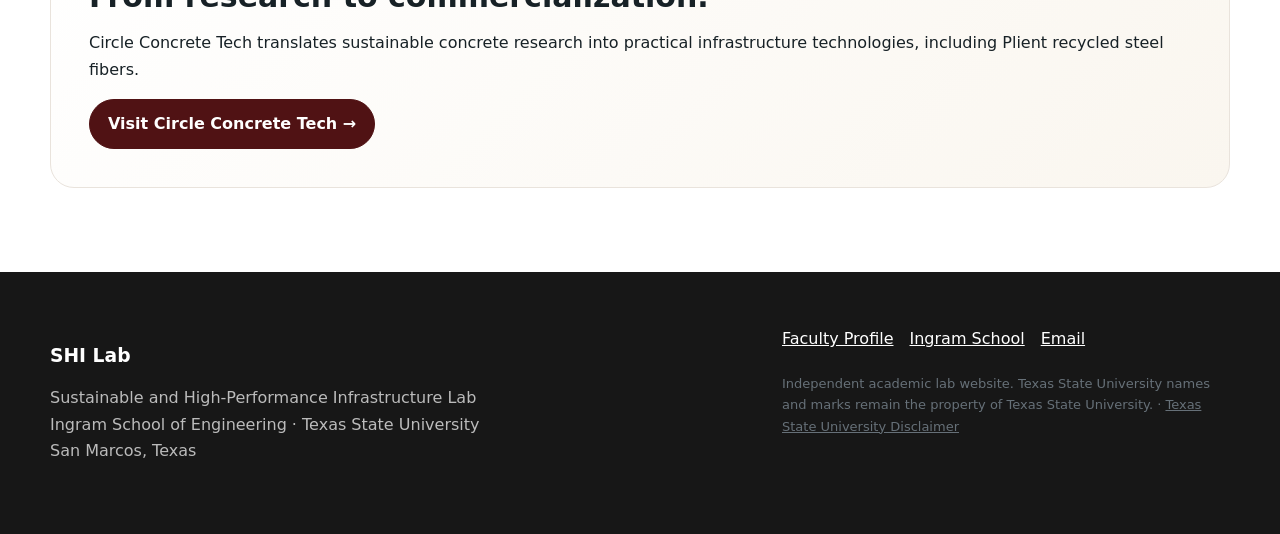
<file: projects.html>
<!doctype html>
<html lang="en"><head>
<meta charset="utf-8"><meta name="viewport" content="width=device-width,initial-scale=1">
<title>Projects | SHI Lab</title><meta name="description" content="SHI Lab at Texas State University">
<link rel="stylesheet" href="assets/site.css">
</head><body><a class="skip" href="#main">Skip to content</a>
<header class="site-header">
  <div class="container nav">
    <a class="brand" href="index.html"><span class="brandmark">SHI</span><span>SHI Lab<small>Texas State University</small></span></a>
    <nav class="navlinks" aria-label="Primary">
      <a href="research.html">Research</a>
      <a href="projects.html">Projects</a>
      <a href="people.html">People</a>
      <a href="publications.html">Publications</a>
      <a href="news.html">News</a>
    </nav>
    <a class="button primary" href="join.html">Join the Lab</a>
    <button class="mobile-toggle" aria-label="Open navigation">☰</button>
  </div>
</header>
<main id="main">
<section class="page-hero"><div class="container">
 <div class="kicker">Funded Research</div>
 <h1>Projects advancing sustainable, high-performance infrastructure.</h1>
 <p>Our research portfolio spans sustainable concrete, UHPC, infrastructure durability, technology translation, coastal transportation, advanced characterization, and construction beyond Earth.</p>
</div></section>

<section><div class="container">
 <div class="section-head">
  <div><div class="kicker">Ongoing Projects</div><h2>Current research.</h2></div>
  <p>Active projects are highlighted first. Project dates reflect the funded project periods.</p>
 </div>
 <div class="grid2">
  <article class="card project ongoing"><div class="project-icon">═</div><div class="status">Ongoing · 2026–2028</div><div class="agency">Texas Department of Transportation</div><h3>Update Pavement Aggregate Quality Requirement/Specification Based on Performance</h3><p><strong>PI:</strong> <strong>Xijun Shi</strong> · <strong>Co-PIs:</strong> F. Hong, J. Prozzi</p><div class="meta"><strong>$499,566</strong> · 2026–2028</div></article>

  <article class="card project ongoing"><div class="project-icon">♻</div><div class="status">Ongoing · 2026–2031</div><div class="agency">National Science Foundation · CAREER</div><h3>Advancing Recyclable Biopolymer Composite Materials and Entrepreneurial Education for Construction in Resource-Limited Environments</h3><p><strong>PI:</strong> <strong>Xijun Shi</strong></p><div class="meta"><strong>$611,453</strong> · 2026–2031</div></article>

  <article class="card project ongoing"><div class="project-icon">◉</div><div class="status">Ongoing · 2023–2027</div><div class="agency">National Science Foundation · PFI-TT</div><h3>Eco-friendly Concrete for Cheaper and Safer Concrete Pipes</h3><p><strong>PI:</strong> <strong>Xijun Shi</strong> · <strong>Co-PI:</strong> Z. Grasley</p><div class="meta"><strong>$250,000</strong> · 2023–2027</div></article>

  <article class="card project ongoing"><div class="project-icon">▰</div><div class="status">Ongoing · 2025–2026</div><div class="agency">National Cooperative Highway Research Program · IDEA</div><h3>A Cost-Effective, Sustainable Ultra-High Performance Concrete Material for Highway Bridge Applications</h3><p><strong>PI:</strong> <strong>Xijun Shi</strong> · <strong>Co-PI:</strong> Q. Zhang</p><div class="meta"><strong>$140,623</strong> · 2025–2026</div></article>

  <article class="card project ongoing"><div class="project-icon">◈</div><div class="status">Ongoing · 2024–2028</div><div class="agency">New Mexico Department of Transportation</div><h3>Aggregate Alkali-Silica-Reactivity and Mitigative Measures</h3><p><strong>PI:</strong> <strong>Xijun Shi</strong> · <strong>Co-PIs:</strong> Z. Wan, F. Aguayo, A. Torres</p><div class="meta"><strong>$399,451</strong> · 2024–2028</div></article>

  <article class="card project ongoing"><div class="project-icon">≈</div><div class="status">Ongoing · 2022–2027</div><div class="agency">U.S. Department of Transportation · University Transportation Center</div><h3>Coastal Research And Transportation Education (CREATE)</h3><p><strong>PI:</strong> S. Kulesza · <strong>Co-PIs:</strong> F. Wang, <strong>Xijun Shi</strong></p><div class="meta"><strong>$10,000,000</strong> · 2022–2027</div></article>

  <article class="card project ongoing"><div class="project-icon">═</div><div class="status">Ongoing · 2023–2026</div><div class="agency">Texas Department of Transportation</div><h3>Developing a Performance-Based Concrete Overlay Mix Design for Improved Resistance to Early-Age Cracking and Increased Durability</h3><p><strong>PI:</strong> A. Torres · <strong>Co-PIs:</strong> F. Aguayo, <strong>Xijun Shi</strong>, C. Moro, W. Espinoza</p><div class="meta"><strong>$700,300</strong> · 2023–2026</div></article>

  <article class="card project ongoing"><div class="project-icon">↻</div><div class="status">Ongoing · 2024–2026</div><div class="agency">Texas A&amp;M University · Advancing Discoveries to Market Fund</div><h3>Low Carbon Footprint Plient Concrete for Sustainable, Affordable Drainage Structures</h3><p><strong>PI:</strong> Z. Grasley · <strong>Co-PI:</strong> <strong>Xijun Shi</strong></p><div class="meta"><strong>$230,712</strong> · 2024–2026</div></article>

  <article class="card project ongoing"><div class="project-icon">⌁</div><div class="status">Ongoing · 2024–2027</div><div class="agency">National Science Foundation · MRI</div><h3>Acquisition of a Single Crystal X-ray Diffractometer to Advance Structural Analysis in Chemical, Biochemical, and Material Sciences at Texas State University</h3><p><strong>PI:</strong> T. Hudnall · <strong>Co-PIs:</strong> S. Kerwin, R. Peterson, <strong>Xijun Shi</strong>, D. Schilter</p><div class="meta"><strong>$485,000</strong> · 2024–2027</div></article>
 </div>
</div></section>

<section class="soft"><div class="container">
 <div class="section-head">
  <div><div class="kicker">Completed Projects</div><h2>Selected completed research.</h2></div>
  <p>Prior projects established foundations in recycled materials, lunar construction, technology translation, infrastructure, and advanced materials characterization.</p>
 </div>
 <div class="grid2">
  <article class="card project"><div class="agency">NASA · M-STTR</div><h3>Lunar Concrete for Additive Manufacturing Using Locally Available Resources on the Moon</h3><p><strong>PI:</strong> <strong>Xijun Shi</strong> · <strong>Co-Is:</strong> K. Collins, A. Sharma</p><div class="meta"><strong>$49,924</strong> · 2022–2023</div></article>
  <article class="card project"><div class="agency">National Science Foundation · I-Corps</div><h3>High-performance Cementitious Materials</h3><p><strong>PI:</strong> <strong>Xijun Shi</strong> · <strong>Co-PI:</strong> Z. Grasley</p><div class="meta"><strong>$50,000</strong> · 2021–2022</div></article>
  <article class="card project"><div class="agency">American Concrete Institute Foundation</div><h3>Multiscale Reinforcement of Hybrid Steel Fiber Reinforced Concrete</h3><p><strong>PI:</strong> <strong>Xijun Shi</strong> · <strong>Co-PI:</strong> Z. Grasley</p><div class="meta"><strong>$57,500</strong> · 2022–2023</div></article>
  <article class="card project"><div class="agency">NASA · MINDS</div><h3>Further Testing of Lunar Geopolymer</h3><p><strong>PI:</strong> <strong>Xijun Shi</strong></p><div class="meta"><strong>$2,500</strong> · 2022–2023</div></article>
  <article class="card project"><div class="agency">NASA · MINDS</div><h3>Geopolymer for Future Lunar 3D Printing Construction</h3><p><strong>PI:</strong> <strong>Xijun Shi</strong></p><div class="meta"><strong>$5,500</strong> · 2021–2022</div></article>
  <article class="card project"><div class="agency">NASA · MINDS</div><h3>Alternative Materials for Lunar and Martian Construction</h3><p><strong>PI:</strong> <strong>Xijun Shi</strong></p><div class="meta"><strong>$2,500</strong> · 2020–2021</div></article>
  <article class="card project"><div class="agency">Wiss, Janney, Elstner Associates Inc.</div><h3>Microstructural Analysis for Concrete</h3><p><strong>PI:</strong> <strong>Xijun Shi</strong></p><div class="meta"><strong>$6,552</strong> · 2022–2023</div></article>
  <article class="card project"><div class="agency">Hays County</div><h3>Professional Services and Studies on Green and Technology-Enhanced Infrastructure Management and Firefighter’s Health</h3><p><strong>PI:</strong> S. Hwang · <strong>Co-PIs:</strong> J. Yeon, <strong>Xijun Shi</strong>, T. Ozbakkaloglu, S. Kulesza, A. Carvallo</p><div class="meta"><strong>$167,454</strong> · 2023–2024</div></article>
  <article class="card project"><div class="agency">Texas A&amp;M Innovation · Translational Investment Fund</div><h3>Prototyping and Field Testing Plient Concrete Pipes</h3><p><strong>PI:</strong> Z. Grasley · <strong>Co-PI:</strong> <strong>Xijun Shi</strong></p><div class="meta"><strong>$44,000</strong> · 2024–2025</div></article>
  <article class="card project"><div class="agency">Department of Defense</div><h3>Acquisition of Wide Frequency Band Characterization System for Electronic Devices, Antennas, and Intelligent Materials</h3><p><strong>PI:</strong> Y. Chen · <strong>Co-PIs:</strong> R. Droopad, H. Stern, K. Stephen, J. Tate, W. Geerts, <strong>Xijun Shi</strong></p><div class="meta"><strong>$548,700</strong> · 2022–2023</div></article>
 </div>
</div></section>

<section><div class="container">
 <div class="innovation">
  <div class="tag">Technology &amp; Innovation</div>
  <h3>From research to commercialization.</h3>
  <p>Circle Concrete Tech translates sustainable concrete research into practical infrastructure technologies, including Plient recycled steel fibers.</p>
  <a class="button primary" href="https://buildwithcircle.com/" target="_blank" rel="noopener">Visit Circle Concrete Tech →</a>
 </div>
</div></section>
</main>
<footer>
 <div class="container footer-grid">
  <div>
   <h3>SHI Lab</h3>
   <p>Sustainable and High-Performance Infrastructure Lab<br>Ingram School of Engineering · Texas State University<br>San Marcos, Texas</p>
  </div>
  <div>
   <div class="footer-links">
    <a href="https://faculty.txst.edu/profile/2252688">Faculty Profile</a>
    <a href="https://www.engineering.txst.edu/">Ingram School</a>
    <a href="mailto:xijun.shi@txstate.edu">Email</a>
   </div>
   <p class="notice">Independent academic lab website. Texas State University names and marks remain the property of Texas State University. · <a href="https://www.txst.edu/about/disclaimer.html" target="_blank" rel="noopener">Texas State University Disclaimer</a></p>
  </div>
 </div>
</footer>
<script src="assets/site.js"></script>
<!-- Cloudflare Web Analytics --><script type='module' src='https://static.cloudflareinsights.com/beacon.min.js' data-cf-beacon='{"token": "4799412e747b4cf099888ce1085eadc0"}'></script><!-- End Cloudflare Web Analytics -->
</body></html>
</file>
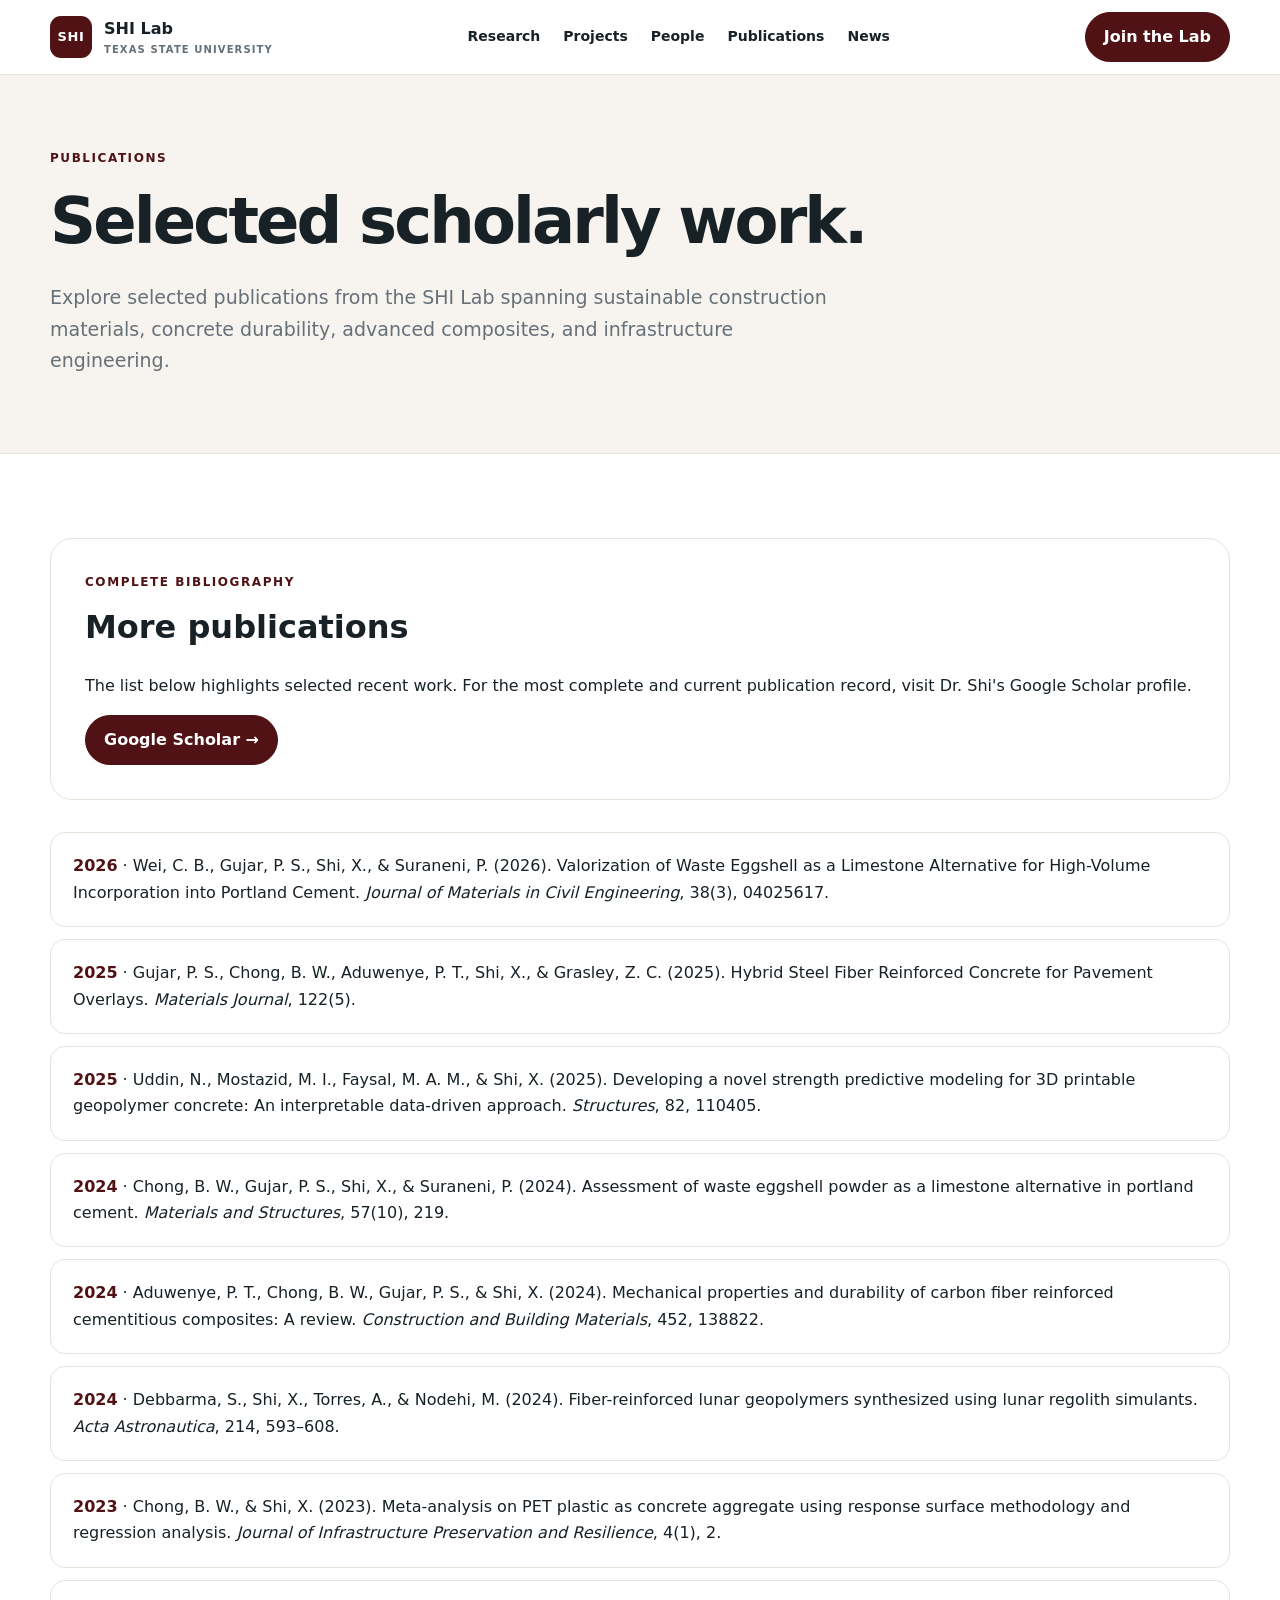
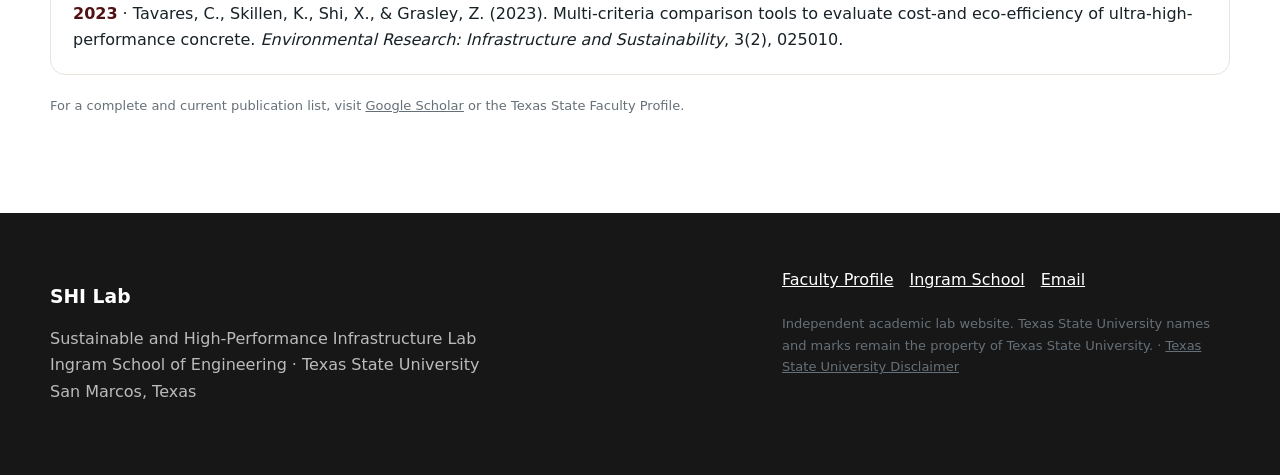
<file: publications.html>
<!doctype html>
<html lang="en"><head>
<meta charset="utf-8"><meta name="viewport" content="width=device-width,initial-scale=1">
<title>Publications | SHI Lab</title><meta name="description" content="SHI Lab at Texas State University">
<link rel="stylesheet" href="assets/site.css">
</head><body><a class="skip" href="#main">Skip to content</a>
<header class="site-header">
  <div class="container nav">
    <a class="brand" href="index.html"><span class="brandmark">SHI</span><span>SHI Lab<small>Texas State University</small></span></a>
    <nav class="navlinks" aria-label="Primary">
      <a href="research.html">Research</a>
      <a href="projects.html">Projects</a>
      <a href="people.html">People</a>
      <a href="publications.html">Publications</a>
      <a href="news.html">News</a>
    </nav>
    <a class="button primary" href="join.html">Join the Lab</a>
    <button class="mobile-toggle" aria-label="Open navigation">☰</button>
  </div>
</header>
<main id="main">
<section class="page-hero"><div class="container"><div class="kicker">Publications</div><h1>Selected scholarly work.</h1><p>Explore selected publications from the SHI Lab spanning sustainable construction materials, concrete durability, advanced composites, and infrastructure engineering.</p></div></section>
<section><div class="container">
 <div class="callout" style="margin-bottom:32px">
  <div class="kicker">Complete Bibliography</div>
  <h2>More publications</h2>
  <p>The list below highlights selected recent work. For the most complete and current publication record, visit Dr. Shi's Google Scholar profile.</p>
  <a class="button primary" href="https://scholar.google.com/citations?user=lc_IQpUAAAAJ" target="_blank" rel="noopener">Google Scholar →</a>
 </div>
 <div class="pub-list">
 <div class="pub"><strong>2026</strong> · Wei, C. B., Gujar, P. S., Shi, X., & Suraneni, P. (2026). Valorization of Waste Eggshell as a Limestone Alternative for High-Volume Incorporation into Portland Cement. <em>Journal of Materials in Civil Engineering</em>, 38(3), 04025617.</div>
 <div class="pub"><strong>2025</strong> · Gujar, P. S., Chong, B. W., Aduwenye, P. T., Shi, X., & Grasley, Z. C. (2025). Hybrid Steel Fiber Reinforced Concrete for Pavement Overlays. <em>Materials Journal</em>, 122(5).</div>
 <div class="pub"><strong>2025</strong> · Uddin, N., Mostazid, M. I., Faysal, M. A. M., & Shi, X. (2025). Developing a novel strength predictive modeling for 3D printable geopolymer concrete: An interpretable data-driven approach. <em>Structures</em>, 82, 110405.</div>
 <div class="pub"><strong>2024</strong> · Chong, B. W., Gujar, P. S., Shi, X., & Suraneni, P. (2024). Assessment of waste eggshell powder as a limestone alternative in portland cement. <em>Materials and Structures</em>, 57(10), 219.</div>
 <div class="pub"><strong>2024</strong> · Aduwenye, P. T., Chong, B. W., Gujar, P. S., & Shi, X. (2024). Mechanical properties and durability of carbon fiber reinforced cementitious composites: A review. <em>Construction and Building Materials</em>, 452, 138822.</div>
 <div class="pub"><strong>2024</strong> · Debbarma, S., Shi, X., Torres, A., & Nodehi, M. (2024). Fiber-reinforced lunar geopolymers synthesized using lunar regolith simulants. <em>Acta Astronautica</em>, 214, 593–608.</div>
 <div class="pub"><strong>2023</strong> · Chong, B. W., & Shi, X. (2023). Meta-analysis on PET plastic as concrete aggregate using response surface methodology and regression analysis. <em>Journal of Infrastructure Preservation and Resilience</em>, 4(1), 2.</div>
 <div class="pub"><strong>2023</strong> · Tavares, C., Skillen, K., Shi, X., & Grasley, Z. (2023). Multi-criteria comparison tools to evaluate cost-and eco-efficiency of ultra-high-performance concrete. <em>Environmental Research: Infrastructure and Sustainability</em>, 3(2), 025010.</div>
 </div>
 <p class="notice">For a complete and current publication list, visit <a href="https://scholar.google.com/citations?user=lc_IQpUAAAAJ" target="_blank" rel="noopener">Google Scholar</a> or the Texas State Faculty Profile.</p>
</div></section>
</main>
<footer>
 <div class="container footer-grid">
  <div>
   <h3>SHI Lab</h3>
   <p>Sustainable and High-Performance Infrastructure Lab<br>Ingram School of Engineering · Texas State University<br>San Marcos, Texas</p>
  </div>
  <div>
   <div class="footer-links">
    <a href="https://faculty.txst.edu/profile/2252688">Faculty Profile</a>
    <a href="https://www.engineering.txst.edu/">Ingram School</a>
    <a href="mailto:xijun.shi@txstate.edu">Email</a>
   </div>
   <p class="notice">Independent academic lab website. Texas State University names and marks remain the property of Texas State University. · <a href="https://www.txst.edu/about/disclaimer.html" target="_blank" rel="noopener">Texas State University Disclaimer</a></p>
  </div>
 </div>
</footer>
<script src="assets/site.js"></script>
<!-- Cloudflare Web Analytics --><script type='module' src='https://static.cloudflareinsights.com/beacon.min.js' data-cf-beacon='{"token": "4799412e747b4cf099888ce1085eadc0"}'></script><!-- End Cloudflare Web Analytics -->
</body></html>
</file>
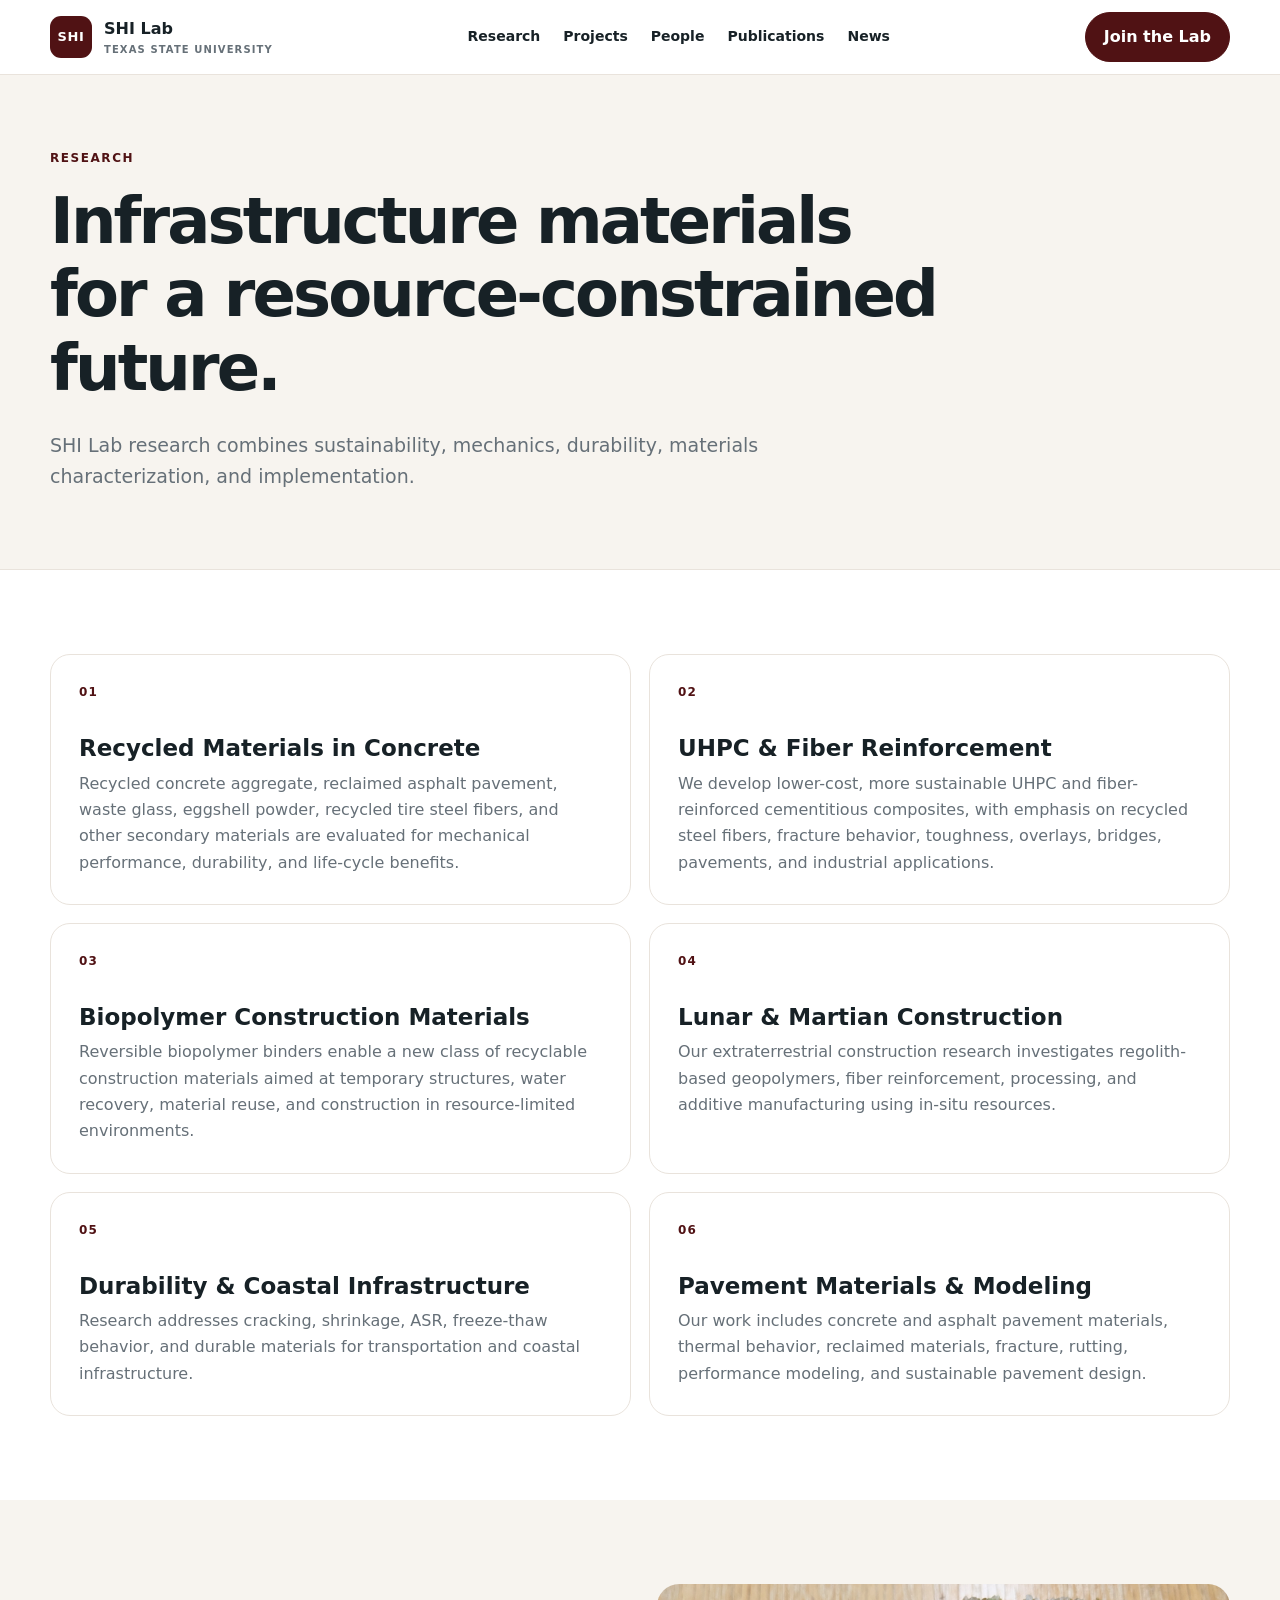
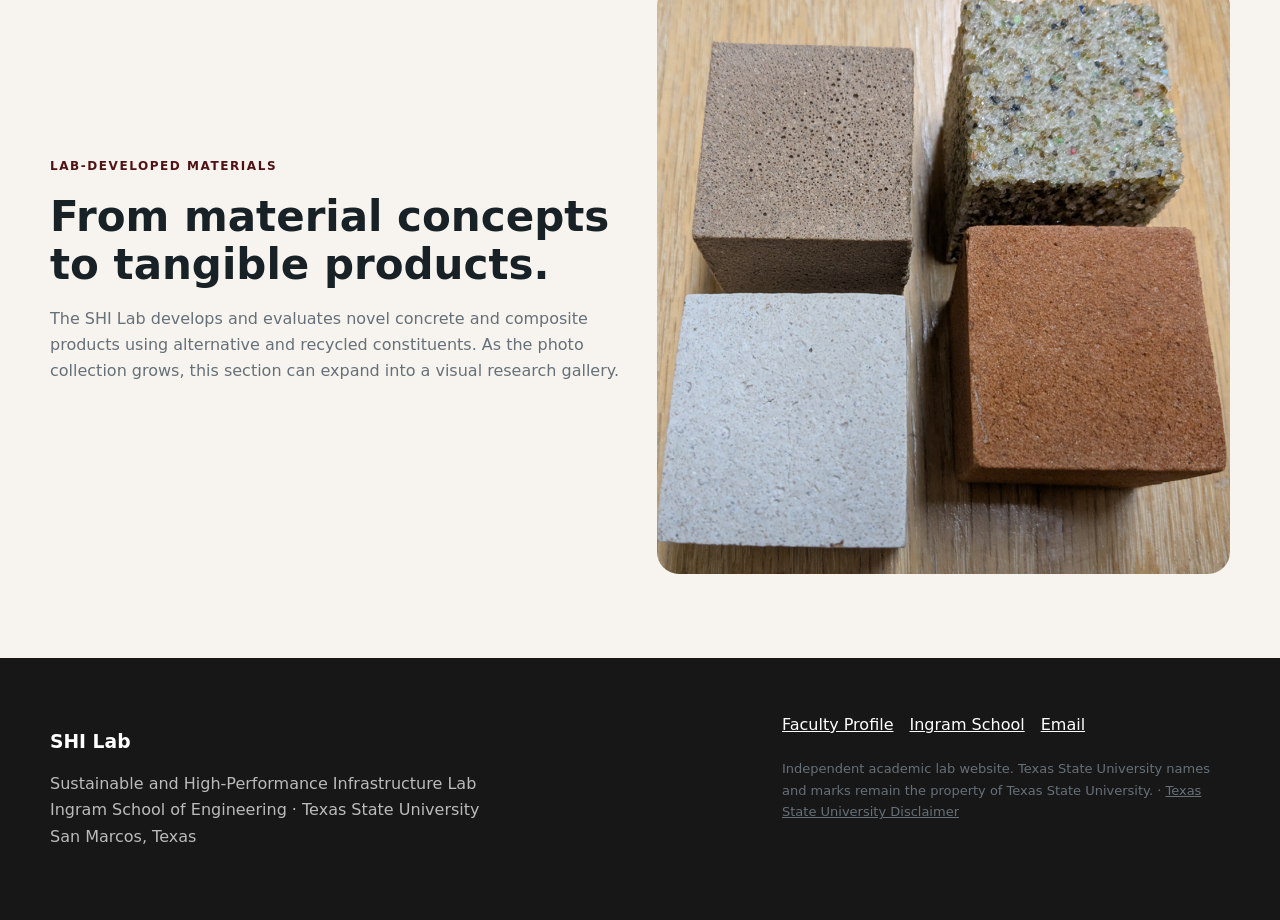
<file: research.html>
<!doctype html>
<html lang="en"><head>
<meta charset="utf-8"><meta name="viewport" content="width=device-width,initial-scale=1">
<title>Research | SHI Lab</title><meta name="description" content="SHI Lab at Texas State University">
<link rel="stylesheet" href="assets/site.css">
</head><body><a class="skip" href="#main">Skip to content</a>
<header class="site-header">
  <div class="container nav">
    <a class="brand" href="index.html"><span class="brandmark">SHI</span><span>SHI Lab<small>Texas State University</small></span></a>
    <nav class="navlinks" aria-label="Primary">
      <a href="research.html">Research</a>
      <a href="projects.html">Projects</a>
      <a href="people.html">People</a>
      <a href="publications.html">Publications</a>
      <a href="news.html">News</a>
    </nav>
    <a class="button primary" href="join.html">Join the Lab</a>
    <button class="mobile-toggle" aria-label="Open navigation">☰</button>
  </div>
</header>
<main id="main">
<section class="page-hero"><div class="container"><div class="kicker">Research</div><h1>Infrastructure materials for a resource-constrained future.</h1><p>SHI Lab research combines sustainability, mechanics, durability, materials characterization, and implementation.</p></div></section>
<section><div class="container"><div class="grid2">
 <article class="card"><div class="number">01</div><h3>Recycled Materials in Concrete</h3><p>Recycled concrete aggregate, reclaimed asphalt pavement, waste glass, eggshell powder, recycled tire steel fibers, and other secondary materials are evaluated for mechanical performance, durability, and life-cycle benefits.</p></article>
 <article class="card"><div class="number">02</div><h3>UHPC & Fiber Reinforcement</h3><p>We develop lower-cost, more sustainable UHPC and fiber-reinforced cementitious composites, with emphasis on recycled steel fibers, fracture behavior, toughness, overlays, bridges, pavements, and industrial applications.</p></article>
 <article class="card"><div class="number">03</div><h3>Biopolymer Construction Materials</h3><p>Reversible biopolymer binders enable a new class of recyclable construction materials aimed at temporary structures, water recovery, material reuse, and construction in resource-limited environments.</p></article>
 <article class="card"><div class="number">04</div><h3>Lunar & Martian Construction</h3><p>Our extraterrestrial construction research investigates regolith-based geopolymers, fiber reinforcement, processing, and additive manufacturing using in-situ resources.</p></article>
 <article class="card"><div class="number">05</div><h3>Durability & Coastal Infrastructure</h3><p>Research addresses cracking, shrinkage, ASR, freeze-thaw behavior, and durable materials for transportation and coastal infrastructure.</p></article>
 <article class="card"><div class="number">06</div><h3>Pavement Materials & Modeling</h3><p>Our work includes concrete and asphalt pavement materials, thermal behavior, reclaimed materials, fracture, rutting, performance modeling, and sustainable pavement design.</p></article>
</div></div></section>

<section class="soft"><div class="container"><div class="photo-feature">
 <div><div class="kicker">Lab-Developed Materials</div><h2 style="font-size:42px;margin:0 0 16px">From material concepts to tangible products.</h2><p style="color:var(--muted)">The SHI Lab develops and evaluates novel concrete and composite products using alternative and recycled constituents. As the photo collection grows, this section can expand into a visual research gallery.</p></div>
 <img class="research-photo" src="assets/images/novel-concrete-products.png" alt="Novel concrete products developed by the SHI Lab">
</div></div></section>
</main>
<footer>
 <div class="container footer-grid">
  <div>
   <h3>SHI Lab</h3>
   <p>Sustainable and High-Performance Infrastructure Lab<br>Ingram School of Engineering · Texas State University<br>San Marcos, Texas</p>
  </div>
  <div>
   <div class="footer-links">
    <a href="https://faculty.txst.edu/profile/2252688">Faculty Profile</a>
    <a href="https://www.engineering.txst.edu/">Ingram School</a>
    <a href="mailto:xijun.shi@txstate.edu">Email</a>
   </div>
   <p class="notice">Independent academic lab website. Texas State University names and marks remain the property of Texas State University. · <a href="https://www.txst.edu/about/disclaimer.html" target="_blank" rel="noopener">Texas State University Disclaimer</a></p>
  </div>
 </div>
</footer>
<script src="assets/site.js"></script>
<!-- Cloudflare Web Analytics --><script type='module' src='https://static.cloudflareinsights.com/beacon.min.js' data-cf-beacon='{"token": "4799412e747b4cf099888ce1085eadc0"}'></script><!-- End Cloudflare Web Analytics -->
</body></html>
</file>
<file: assets/site.css>
:root{
  --maroon:#501214;
  --maroon2:#711e22;
  --gold:#d7b46a;
  --ink:#172126;
  --muted:#667078;
  --paper:#fff;
  --cream:#f7f4ef;
  --line:#e9e3dc;
  --dark:#171717;
  --max:1180px;
}
*{box-sizing:border-box}
html{scroll-behavior:smooth}
body{margin:0;font-family:Inter,ui-sans-serif,system-ui,-apple-system,BlinkMacSystemFont,"Segoe UI",sans-serif;color:var(--ink);background:var(--paper);line-height:1.65}
img{max-width:100%;display:block}
a{color:inherit}
.container{width:min(var(--max),calc(100% - 40px));margin:auto}
.skip{position:absolute;left:-9999px}.skip:focus{left:16px;top:16px;background:white;padding:10px;z-index:999}
.site-header{position:sticky;top:0;z-index:100;background:rgba(255,255,255,.96);backdrop-filter:blur(10px);border-bottom:1px solid var(--line)}
.nav{min-height:74px;display:flex;align-items:center;justify-content:space-between;gap:24px}
.brand{display:flex;align-items:center;gap:12px;text-decoration:none;font-weight:850}
.brandmark{width:42px;height:42px;border-radius:11px;background:var(--maroon);color:white;display:grid;place-items:center;font-size:13px;letter-spacing:.05em}
.brand small{display:block;color:var(--muted);font-size:10px;text-transform:uppercase;letter-spacing:.11em}
.navlinks{display:flex;align-items:center;gap:23px}
.navlinks a{text-decoration:none;font-size:14px;font-weight:700}.navlinks a:hover,.navlinks a.active{color:var(--maroon)}
.button{display:inline-flex;align-items:center;justify-content:center;padding:11px 18px;border-radius:999px;text-decoration:none;font-weight:800;border:1px solid var(--maroon);transition:.2s}
.button.primary{background:var(--maroon);color:white}.button.primary:hover{background:var(--maroon2)}
.button.light{background:white;color:var(--maroon)}
.mobile-toggle{display:none;border:0;background:none;font-size:24px}
.hero{position:relative;overflow:hidden;padding:104px 0 84px;background:linear-gradient(135deg,#fff 0%,#fbf8f3 62%,#f2e9dc 100%)}
.hero:after{content:"";position:absolute;width:520px;height:520px;border-radius:50%;right:-160px;top:-180px;border:80px solid rgba(80,18,20,.055)}
.hero-grid{display:grid;grid-template-columns:1.25fr .75fr;gap:76px;align-items:center;position:relative;z-index:2}
.kicker{font-size:12px;color:var(--maroon);font-weight:900;letter-spacing:.13em;text-transform:uppercase;margin-bottom:16px}
h1,h2,h3{line-height:1.15}
h1{font-size:clamp(44px,6vw,76px);letter-spacing:-.045em;margin:0 0 24px}
.hero p{font-size:20px;color:var(--muted);max-width:760px;margin:0 0 30px}
.actions{display:flex;gap:12px;flex-wrap:wrap}
.profile{padding:28px;background:white;border:1px solid var(--line);border-radius:24px;box-shadow:0 20px 65px rgba(55,35,25,.09)}
.profile-art{height:270px;border-radius:18px;position:relative;overflow:hidden;background:linear-gradient(145deg,var(--maroon),#8b383c)}
.profile-art:before{content:"XS";position:absolute;right:-5px;bottom:-52px;color:rgba(255,255,255,.12);font-size:210px;font-weight:900;letter-spacing:-.08em}
.profile-art .caption{position:absolute;left:22px;bottom:22px;color:white;font-size:13px;letter-spacing:.08em;text-transform:uppercase}
.profile h3{font-size:24px;margin:22px 0 6px}.profile p{font-size:14px;margin:0;color:var(--muted)}
.stats{display:grid;grid-template-columns:repeat(4,1fr);border-top:1px solid var(--line);border-bottom:1px solid var(--line)}
.stat{padding:30px 16px;text-align:center;border-right:1px solid var(--line)}.stat:last-child{border-right:0}
.stat strong{display:block;font-size:28px;color:var(--maroon)}.stat span{font-size:13px;color:var(--muted)}
section{padding:84px 0}
.section-head{display:flex;justify-content:space-between;gap:36px;align-items:end;margin-bottom:38px}
.section-head h2{font-size:clamp(34px,4vw,48px);letter-spacing:-.035em;margin:0}.section-head p{max-width:600px;color:var(--muted);margin:0}
.grid2{display:grid;grid-template-columns:repeat(2,1fr);gap:18px}.grid3{display:grid;grid-template-columns:repeat(3,1fr);gap:18px}.grid4{display:grid;grid-template-columns:repeat(4,1fr);gap:18px}
.card{border:1px solid var(--line);border-radius:20px;padding:28px;background:white}
.card h3{font-size:23px;margin:32px 0 9px}.card p{color:var(--muted);margin:0}
.card .number{font-size:12px;font-weight:900;color:var(--maroon);letter-spacing:.1em}
.card:hover{box-shadow:0 16px 40px rgba(40,30,25,.06);transform:translateY(-2px);transition:.2s}
.band{background:var(--maroon);color:white}.band .section-head p,.band p{color:#e8dede}.band .kicker{color:var(--gold)}
.feature{display:grid;grid-template-columns:.72fr 1.28fr;gap:48px;align-items:center;border:1px solid rgba(255,255,255,.15);background:rgba(255,255,255,.05);border-radius:24px;padding:42px}
.badge{aspect-ratio:1;border-radius:22px;background:var(--gold);color:var(--maroon);display:grid;place-items:center;text-align:center;font-size:27px;font-weight:950;line-height:1.05}
.feature h2{font-size:38px;margin:0 0 15px}.feature p{margin:0 0 22px}
.soft{background:var(--cream)}
.project{border-left:4px solid var(--gold)}
.project .agency{font-size:12px;text-transform:uppercase;letter-spacing:.1em;color:var(--maroon);font-weight:900}
.project h3{margin:12px 0 8px}.project .meta{font-size:13px;color:var(--muted);margin-top:15px}
.person{overflow:hidden;padding:0}.person-art{height:170px;background:linear-gradient(145deg,#ece5db,#faf7f2);position:relative}
.person-art:after{content:attr(data-initials);position:absolute;right:14px;bottom:-28px;font-size:100px;font-weight:900;color:rgba(80,18,20,.08)}
.person-body{padding:20px}.person h3{margin:0 0 4px;font-size:18px}.person p{font-size:14px}.role{font-size:11px;font-weight:900;text-transform:uppercase;letter-spacing:.09em;color:var(--maroon);margin-bottom:8px}
.pub-list{display:grid;gap:12px}.pub{padding:20px 22px;border:1px solid var(--line);border-radius:15px}.pub strong{color:var(--maroon)}.pub small{display:block;margin-top:5px;color:var(--muted)}
.page-hero{padding:74px 0 58px;background:var(--cream);border-bottom:1px solid var(--line)}.page-hero h1{font-size:clamp(42px,5vw,64px);max-width:900px}.page-hero p{max-width:780px;color:var(--muted);font-size:19px}
.callout{border:1px solid var(--line);border-radius:22px;padding:34px;background:white}.callout h2{margin-top:0;font-size:32px}
.news-item{padding:25px 0;border-bottom:1px solid var(--line)}.news-item:first-child{padding-top:0}.news-item time{font-size:12px;font-weight:900;color:var(--maroon);text-transform:uppercase;letter-spacing:.08em}.news-item h3{font-size:25px;margin:8px 0}.news-item p{color:var(--muted);margin:0}
footer{padding:54px 0;background:var(--dark);color:white}.footer-grid{display:grid;grid-template-columns:1.2fr .8fr;gap:60px}footer p{color:#bbb}.footer-links{display:flex;flex-wrap:wrap;gap:16px}.footer-links a{color:white}
.notice{font-size:13px;color:var(--muted);margin-top:20px}
@media(max-width:900px){
 .navlinks{display:none}.mobile-toggle{display:block}.hero-grid,.feature,.footer-grid{grid-template-columns:1fr}.profile{max-width:520px}
 .grid4{grid-template-columns:repeat(2,1fr)}.grid3{grid-template-columns:1fr 1fr}.grid2{grid-template-columns:1fr}.stats{grid-template-columns:repeat(2,1fr)}
 .stat:nth-child(2){border-right:0}.section-head{display:block}.section-head p{margin-top:12px}
}
@media(max-width:600px){.container{width:min(var(--max),calc(100% - 26px))}.hero{padding:70px 0 54px}.grid3,.grid4{grid-template-columns:1fr}.stats{grid-template-columns:1fr 1fr}.feature{padding:26px}.profile-art{height:220px}}

.profile-photo{width:100%;height:330px;object-fit:cover;object-position:center 8%;border-radius:18px}
.pi-photo{width:100%;max-width:390px;border-radius:22px;object-fit:cover;box-shadow:0 18px 55px rgba(40,30,25,.10)}
.pi-grid{display:grid;grid-template-columns:.72fr 1.28fr;gap:46px;align-items:center}
.person-photo{width:100%;height:240px;object-fit:cover;object-position:center top;background:#f4f1ed}
.research-photo{width:100%;height:100%;min-height:340px;object-fit:cover;border-radius:22px}
.photo-feature{display:grid;grid-template-columns:1fr 1fr;gap:34px;align-items:center}
.innovation{border:1px solid var(--line);border-radius:24px;padding:38px;background:linear-gradient(135deg,#fff,#faf6ef)}
.innovation h3{font-size:30px;margin:8px 0 12px}
.innovation .tag{font-size:12px;text-transform:uppercase;letter-spacing:.11em;color:var(--maroon);font-weight:900}
@media(max-width:900px){.pi-grid,.photo-feature{grid-template-columns:1fr}.pi-photo{max-width:460px}.person-photo{height:300px}}

.career-logo-card{
  background:#fff;
  border-radius:22px;
  padding:22px;
  display:flex;
  align-items:center;
  justify-content:center;
  box-shadow:0 12px 35px rgba(0,0,0,.12);
}
.career-logo{width:100%;max-width:330px;height:auto;display:block}

.shi-meaning{
  margin:0 0 28px;padding:15px 18px;border-left:4px solid var(--gold);
  background:rgba(255,255,255,.72);color:#4f5559;font-size:15px;max-width:760px;
}
.shi-meaning strong:first-child{color:var(--maroon);letter-spacing:.06em}

.project.ongoing{border:2px solid rgba(80,18,20,.20);border-left:6px solid var(--maroon);position:relative}
.status{display:inline-block;margin-bottom:12px;padding:6px 10px;border-radius:999px;background:var(--maroon);color:#fff;font-size:11px;line-height:1;font-weight:900;letter-spacing:.08em;text-transform:uppercase}
.project-icon{
  width:52px;height:52px;border-radius:14px;background:#f3ead7;color:var(--maroon);
  display:flex;align-items:center;justify-content:center;font-size:29px;font-weight:800;margin-bottom:16px;
  border:1px solid rgba(80,18,20,.10)
}
.project.ongoing h3{margin-top:10px}

.alumni-groups{display:grid;gap:38px}
.alumni-group>h3{font-size:22px;color:var(--maroon);padding-bottom:10px;border-bottom:2px solid var(--gold);margin:0 0 14px}
.alumni-list{display:grid;grid-template-columns:repeat(2,1fr);gap:12px}
.alumni-item{padding:18px 20px;border:1px solid var(--line);border-radius:14px;background:#fff}
.alumni-item strong{display:block;font-size:16px}
.alumni-item span{display:block;margin-top:3px;color:var(--muted);font-size:13px}
.alumni-item p{margin:7px 0 0;color:var(--muted);font-size:13px}
@media(max-width:700px){.alumni-list{grid-template-columns:1fr}}

.startup-role{
  margin:-8px 0 18px;
  font-size:15px;
  font-weight:700;
  color:var(--muted);
}
.startup-role a{
  color:var(--maroon);
  text-decoration:none;
  border-bottom:1px solid rgba(80,18,20,.28);
}
.startup-role a:hover{border-bottom-color:var(--maroon)}
</file>
